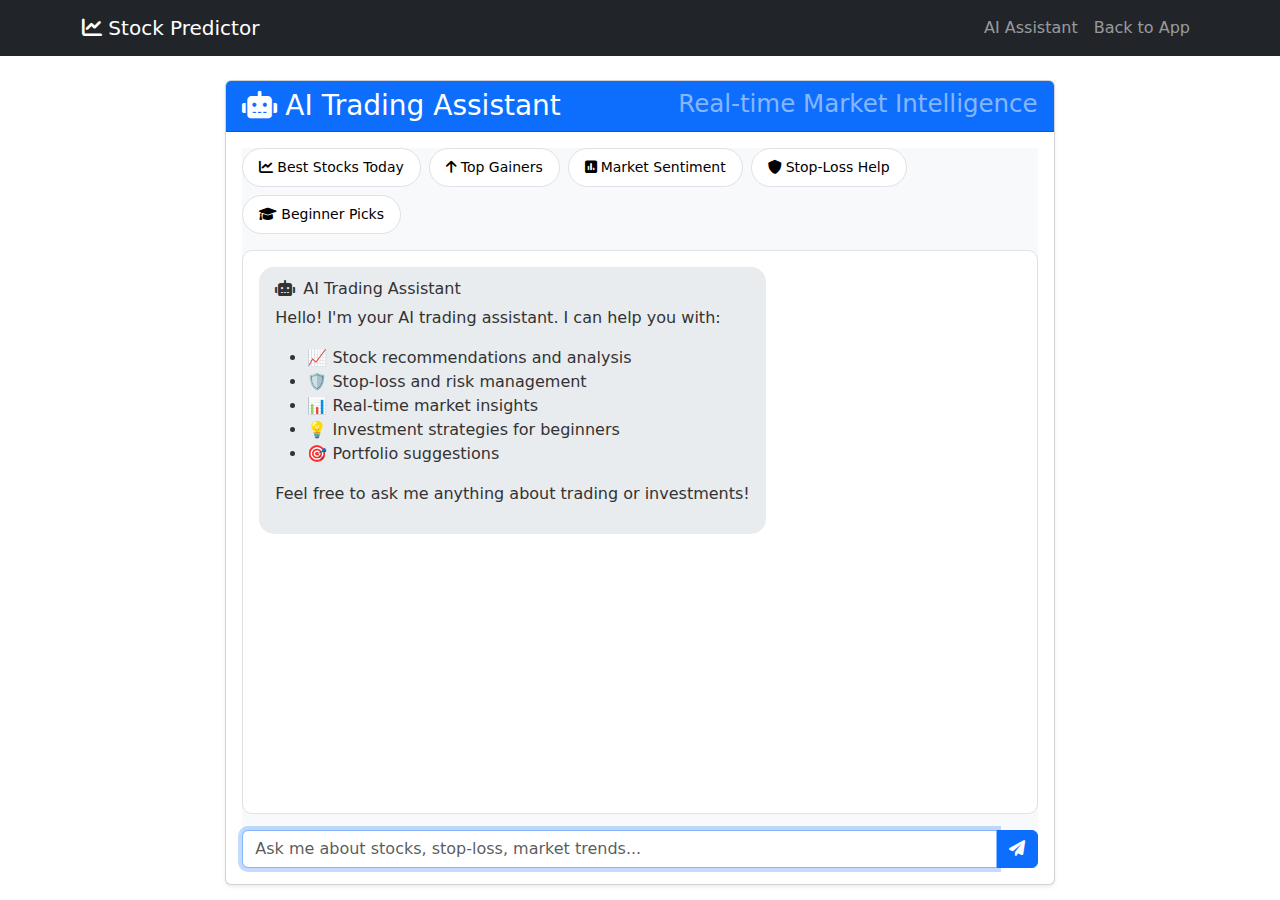
<file: templates/chatbot_interface.html>
<!DOCTYPE html>
<html lang="en">

<head>
    <meta charset="UTF-8">
    <meta name="viewport" content="width=device-width, initial-scale=1.0">
    <title>AI Trading Assistant - Stock Predictor</title>
    <link href="https://cdn.jsdelivr.net/npm/bootstrap@5.3.0/dist/css/bootstrap.min.css" rel="stylesheet">
    <link href="https://cdnjs.cloudflare.com/ajax/libs/font-awesome/6.0.0/css/all.min.css" rel="stylesheet">
    <style>
        .chat-container {
            height: 80vh;
            display: flex;
            flex-direction: column;
            background: #f8f9fa;
        }

        .chat-messages {
            flex: 1;
            overflow-y: auto;
            padding: 1rem;
            background: white;
            border: 1px solid #dee2e6;
            border-radius: 10px;
            margin-bottom: 1rem;
        }

        .message {
            margin-bottom: 1rem;
            animation: fadeIn 0.3s ease-in;
        }

        @keyframes fadeIn {
            from {
                opacity: 0;
                transform: translateY(10px);
            }

            to {
                opacity: 1;
                transform: translateY(0);
            }
        }

        .message.user {
            text-align: right;
        }

        .message.bot {
            text-align: left;
        }

        .message-bubble {
            display: inline-block;
            max-width: 70%;
            padding: 0.75rem 1rem;
            border-radius: 15px;
            word-wrap: break-word;
        }

        .message.user .message-bubble {
            background: linear-gradient(135deg, #667eea 0%, #764ba2 100%);
            color: white;
        }

        .message.bot .message-bubble {
            background: #e9ecef;
            color: #333;
        }

        .typing-indicator {
            display: none;
            text-align: left;
            margin-bottom: 1rem;
        }

        .typing-indicator .message-bubble {
            background: #e9ecef;
            padding: 0.75rem 1rem;
            border-radius: 15px;
        }

        .typing-dots {
            display: inline-flex;
            gap: 4px;
        }

        .typing-dot {
            width: 8px;
            height: 8px;
            border-radius: 50%;
            background: #666;
            animation: typing 1.4s infinite;
        }

        .typing-dot:nth-child(2) {
            animation-delay: 0.2s;
        }

        .typing-dot:nth-child(3) {
            animation-delay: 0.4s;
        }

        @keyframes typing {

            0%,
            60%,
            100% {
                transform: translateY(0);
            }

            30% {
                transform: translateY(-10px);
            }
        }

        .quick-actions {
            display: flex;
            gap: 0.5rem;
            flex-wrap: wrap;
            margin-bottom: 1rem;
        }

        .quick-action-btn {
            padding: 0.5rem 1rem;
            border: 1px solid #dee2e6;
            border-radius: 20px;
            background: white;
            cursor: pointer;
            transition: all 0.3s ease;
            font-size: 0.875rem;
        }

        .quick-action-btn:hover {
            background: #667eea;
            color: white;
            border-color: #667eea;
            transform: translateY(-2px);
        }

        .stock-card {
            background: white;
            border: 1px solid #dee2e6;
            border-radius: 10px;
            padding: 1rem;
            margin: 0.5rem 0;
            cursor: pointer;
            transition: all 0.3s ease;
        }

        .stock-card:hover {
            background: #f8f9fa;
            border-color: #667eea;
            transform: translateY(-2px);
            box-shadow: 0 4px 12px rgba(0, 0, 0, 0.1);
        }

        .stock-info {
            display: flex;
            justify-content: space-between;
            align-items: center;
        }

        .stock-price {
            font-size: 1.25rem;
            font-weight: bold;
            color: #333;
        }

        .stock-change {
            font-size: 0.875rem;
            font-weight: bold;
        }

        .positive {
            color: #28a745;
        }

        .negative {
            color: #dc3545;
        }

        .neutral {
            color: #6c757d;
        }

        .input-group {
            position: relative;
        }

        .voice-btn {
            position: absolute;
            right: 10px;
            top: 50%;
            transform: translateY(-50%);
            background: none;
            border: none;
            color: #667eea;
            cursor: pointer;
            font-size: 1.2rem;
        }

        .voice-btn.recording {
            color: #dc3545;
            animation: pulse 1.5s infinite;
        }

        @keyframes pulse {
            0% {
                transform: translateY(-50%) scale(1);
            }

            50% {
                transform: translateY(-50%) scale(1.1);
            }

            100% {
                transform: translateY(-50%) scale(1);
            }
        }

        .suggestion-chip {
            display: inline-block;
            padding: 0.25rem 0.75rem;
            background: #e3f2fd;
            color: #1976d2;
            border-radius: 15px;
            font-size: 0.875rem;
            margin: 0.25rem;
            cursor: pointer;
            transition: all 0.3s ease;
        }

        .suggestion-chip:hover {
            background: #1976d2;
            color: white;
        }

        .analysis-preview {
            background: #f8f9fa;
            border-left: 4px solid #667eea;
            padding: 1rem;
            margin: 1rem 0;
            border-radius: 5px;
        }

        .risk-badge {
            padding: 0.25rem 0.75rem;
            border-radius: 15px;
            font-size: 0.75rem;
            font-weight: bold;
            text-transform: uppercase;
        }

        .risk-low {
            background: #d4edda;
            color: #155724;
        }

        .risk-medium {
            background: #fff3cd;
            color: #856404;
        }

        .risk-high {
            background: #f8d7da;
            color: #721c24;
        }
    </style>
</head>

<body>
    <nav class="navbar navbar-expand-lg navbar-dark bg-dark">
        <div class="container">
            <a class="navbar-brand" href="/">
                <i class="fas fa-chart-line"></i> Stock Predictor
            </a>
            <div class="navbar-nav ms-auto">
                <a class="nav-link" href="/chatbot">AI Assistant</a>
                <a class="nav-link" href="/">Back to App</a>
            </div>
        </div>
    </nav>

    <div class="container-fluid mt-4">
        <div class="row justify-content-center">
            <div class="col-lg-8">
                <div class="card shadow-sm">
                    <div class="card-header bg-primary text-white">
                        <h3 class="mb-0">
                            <i class="fas fa-robot me-2"></i>AI Trading Assistant
                            <small class="float-end text-white-50">Real-time Market Intelligence</small>
                        </h3>
                    </div>
                    <div class="card-body p-3">
                        <div class="chat-container">
                            <!-- Quick Actions -->
                            <div class="quick-actions">
                                <button class="quick-action-btn"
                                    onclick="sendQuickMessage('What are the best stocks to buy today?')">
                                    <i class="fas fa-chart-line me-1"></i>Best Stocks Today
                                </button>
                                <button class="quick-action-btn" onclick="sendQuickMessage('Show me top gainers')">
                                    <i class="fas fa-arrow-up me-1"></i>Top Gainers
                                </button>
                                <button class="quick-action-btn"
                                    onclick="sendQuickMessage('What is the market sentiment?')" data-bs-toggle="tooltip"
                                    title="Get an overview of the current market mood (Bullish/Bearish)">
                                    <i class="fas fa-poll me-1"></i>Market Sentiment
                                </button>
                                <button class="quick-action-btn"
                                    onclick="sendQuickMessage('Explain stop-loss for RELIANCE')"
                                    data-bs-toggle="tooltip"
                                    title="Learn how to set a stop-loss to protect your capital">
                                    <i class="fas fa-shield-alt me-1"></i>Stop-Loss Help
                                </button>
                                <button class="quick-action-btn"
                                    onclick="sendQuickMessage('Recommend stocks for beginners')"
                                    data-bs-toggle="tooltip"
                                    title="Get safe, stable stock picks suitable for new investors">
                                    <i class="fas fa-graduation-cap me-1"></i>Beginner Picks
                                </button>
                            </div>

                            <!-- Chat Messages -->
                            <div class="chat-messages" id="chatMessages">
                                <div class="message bot">
                                    <div class="message-bubble">
                                        <h6><i class="fas fa-robot me-2"></i>AI Trading Assistant</h6>
                                        <p>Hello! I'm your AI trading assistant. I can help you with:</p>
                                        <ul>
                                            <li>📈 Stock recommendations and analysis</li>
                                            <li>🛡️ Stop-loss and risk management</li>
                                            <li>📊 Real-time market insights</li>
                                            <li>💡 Investment strategies for beginners</li>
                                            <li>🎯 Portfolio suggestions</li>
                                        </ul>
                                        <p>Feel free to ask me anything about trading or investments!</p>
                                    </div>
                                </div>
                            </div>

                            <!-- Typing Indicator -->
                            <div class="typing-indicator" id="typingIndicator">
                                <div class="message-bubble">
                                    <div class="typing-dots">
                                        <div class="typing-dot"></div>
                                        <div class="typing-dot"></div>
                                        <div class="typing-dot"></div>
                                    </div>
                                </div>
                            </div>

                            <!-- Input Area -->
                            <div class="input-group">
                                <input type="text" class="form-control" id="messageInput"
                                    placeholder="Ask me about stocks, stop-loss, market trends..."
                                    onkeypress="handleKeyPress(event)">
                                <button class="voice-btn" id="voiceBtn" onclick="toggleVoiceRecording()">
                                    <i class="fas fa-microphone"></i>
                                </button>
                                <button class="btn btn-primary" onclick="sendMessage()">
                                    <i class="fas fa-paper-plane"></i>
                                </button>
                            </div>
                        </div>
                    </div>
                </div>
            </div>
        </div>
    </div>

    <script src="https://cdn.jsdelivr.net/npm/bootstrap@5.3.0/dist/js/bootstrap.bundle.min.js"></script>
    <script>
        let isRecording = false;
        let recognition = null;

        // Initialize speech recognition if available
        if ('webkitSpeechRecognition' in window || 'SpeechRecognition' in window) {
            const SpeechRecognition = window.SpeechRecognition || window.webkitSpeechRecognition;
            recognition = new SpeechRecognition();
            recognition.continuous = false;
            recognition.interimResults = true;
            recognition.lang = 'en-US';

            recognition.onresult = function (event) {
                const current = event.resultIndex;
                const transcript = event.results[current][0].transcript;
                document.getElementById('messageInput').value = transcript;
            };

            recognition.onerror = function (event) {
                console.error('Speech recognition error:', event.error);
                stopVoiceRecording();
            };

            recognition.onend = function () {
                stopVoiceRecording();
            };
        }

        function toggleVoiceRecording() {
            if (!recognition) {
                alert('Voice recognition is not supported in your browser. Please use Chrome or Edge.');
                return;
            }

            if (isRecording) {
                stopVoiceRecording();
            } else {
                startVoiceRecording();
            }
        }

        function startVoiceRecording() {
            isRecording = true;
            const voiceBtn = document.getElementById('voiceBtn');
            voiceBtn.classList.add('recording');
            voiceBtn.innerHTML = '<i class="fas fa-stop"></i>';
            recognition.start();
        }

        function stopVoiceRecording() {
            isRecording = false;
            const voiceBtn = document.getElementById('voiceBtn');
            voiceBtn.classList.remove('recording');
            voiceBtn.innerHTML = '<i class="fas fa-microphone"></i>';
            if (recognition) {
                recognition.stop();
            }
        }

        function handleKeyPress(event) {
            if (event.key === 'Enter') {
                sendMessage();
            }
        }

        function sendQuickMessage(message) {
            document.getElementById('messageInput').value = message;
            sendMessage();
        }

        function sendMessage() {
            const input = document.getElementById('messageInput');
            const message = input.value.trim();

            if (!message) return;

            // Add user message
            addMessage(message, 'user');
            input.value = '';

            // Show typing indicator
            showTypingIndicator();

            // Send to backend
            fetch('/chatbot_query', {
                method: 'POST',
                headers: {
                    'Content-Type': 'application/json',
                },
                body: JSON.stringify({ message: message })
            })
                .then(response => response.json())
                .then(data => {
                    hideTypingIndicator();
                    addMessage(data.response, 'bot', data.data);
                })
                .catch(error => {
                    hideTypingIndicator();
                    addMessage('Sorry, I encountered an error. Please try again.', 'bot');
                });
        }

        function addMessage(text, sender, additionalData = null) {
            const messagesContainer = document.getElementById('chatMessages');
            const messageDiv = document.createElement('div');
            messageDiv.className = `message ${sender}`;

            let messageContent = `<div class="message-bubble">${text}</div>`;

            if (additionalData && additionalData.stock_recommendations) {
                messageContent += createStockCards(additionalData.stock_recommendations);
            }

            if (additionalData && additionalData.analysis) {
                messageContent += createAnalysisPreview(additionalData.analysis);
            }

            messageDiv.innerHTML = messageContent;
            messagesContainer.appendChild(messageDiv);
            messagesContainer.scrollTop = messagesContainer.scrollHeight;

            // Initialize tooltips for new content
            var tooltipTriggerList = [].slice.call(messageDiv.querySelectorAll('[data-bs-toggle="tooltip"]'));
            var tooltipList = tooltipTriggerList.map(function (tooltipTriggerEl) {
                return new bootstrap.Tooltip(tooltipTriggerEl);
            });
        }

        function createStockCards(stocks) {
            let html = '<div class="mt-3">';
            stocks.forEach(stock => {
                const changeClass = stock.change >= 0 ? 'positive' : 'negative';
                const changeSymbol = stock.change >= 0 ? '+' : '';
                html += `
                    <div class="stock-card" onclick="selectStock('${stock.symbol}')">
                        <div class="stock-info">
                            <div>
                                <strong>${stock.symbol}</strong>
                                <div class="text-muted small">${stock.name}</div>
                            </div>
                            <div class="text-end">
                                <div class="stock-price">₹${stock.price}</div>
                                <div class="stock-change ${changeClass}">${changeSymbol}${stock.change}%</div>
                            </div>
                        </div>
                        <div class="mt-2">
                            <span class="risk-badge risk-${stock.risk.toLowerCase()}" data-bs-toggle="tooltip" title="Risk Level: ${stock.risk}">${stock.risk} Risk</span>
                            <span class="badge bg-info ms-1" data-bs-toggle="tooltip" title="Signal: ${stock.signal}">${stock.signal}</span>
                        </div>
                    </div>
                `;
            });
            html += '</div>';
            return html;
        }

        function createAnalysisPreview(analysis) {
            return `
                <div class="analysis-preview">
                    <h6><i class="fas fa-chart-line me-2"></i>${analysis.symbol} Analysis</h6>
                    <p><strong>Current Price:</strong> ₹${analysis.current_price}</p>
                    <p data-bs-toggle="tooltip" title="Price to sell if stock drops to limit loss"><strong>Stop-Loss:</strong> ₹${analysis.stop_loss}</p>
                    <p data-bs-toggle="tooltip" title="Target price to take profit"><strong>Exit Target:</strong> ₹${analysis.exit_target}</p>
                    <p data-bs-toggle="tooltip" title="Potential Profit vs Potential Loss"><strong>Risk/Reward:</strong> ${analysis.risk_reward_ratio}</p>
                    <div class="mt-2">
                        <button class="btn btn-sm btn-primary" onclick="applyAnalysis('${analysis.symbol}')">
                            <i class="fas fa-plus me-1"></i>Add to Watchlist
                        </button>
                        <button class="btn btn-sm btn-outline-secondary ms-1" onclick="viewDetails('${analysis.symbol}')">
                            <i class="fas fa-info-circle me-1"></i>View Details
                        </button>
                    </div>
                </div>
            `;
        }

        function selectStock(symbol) {
            document.getElementById('messageInput').value = `Tell me more about ${symbol}`;
            sendMessage();
        }

        function applyAnalysis(symbol) {
            document.getElementById('messageInput').value = `Add ${symbol} to my watchlist and set stop-loss`;
            sendMessage();
        }

        function viewDetails(symbol) {
            window.open(`/?stock=${symbol}`, '_blank');
        }

        function showTypingIndicator() {
            document.getElementById('typingIndicator').style.display = 'block';
            const messagesContainer = document.getElementById('chatMessages');
            messagesContainer.scrollTop = messagesContainer.scrollHeight;
        }

        function hideTypingIndicator() {
            document.getElementById('typingIndicator').style.display = 'none';
        }

        // Auto-focus on input
        document.getElementById('messageInput').focus();

        // Initialize tooltips on load
        document.addEventListener('DOMContentLoaded', function () {
            var tooltipTriggerList = [].slice.call(document.querySelectorAll('[data-bs-toggle="tooltip"]'));
            var tooltipList = tooltipTriggerList.map(function (tooltipTriggerEl) {
                return new bootstrap.Tooltip(tooltipTriggerEl);
            });
        });
    </script>
</body>

</html>
</file>
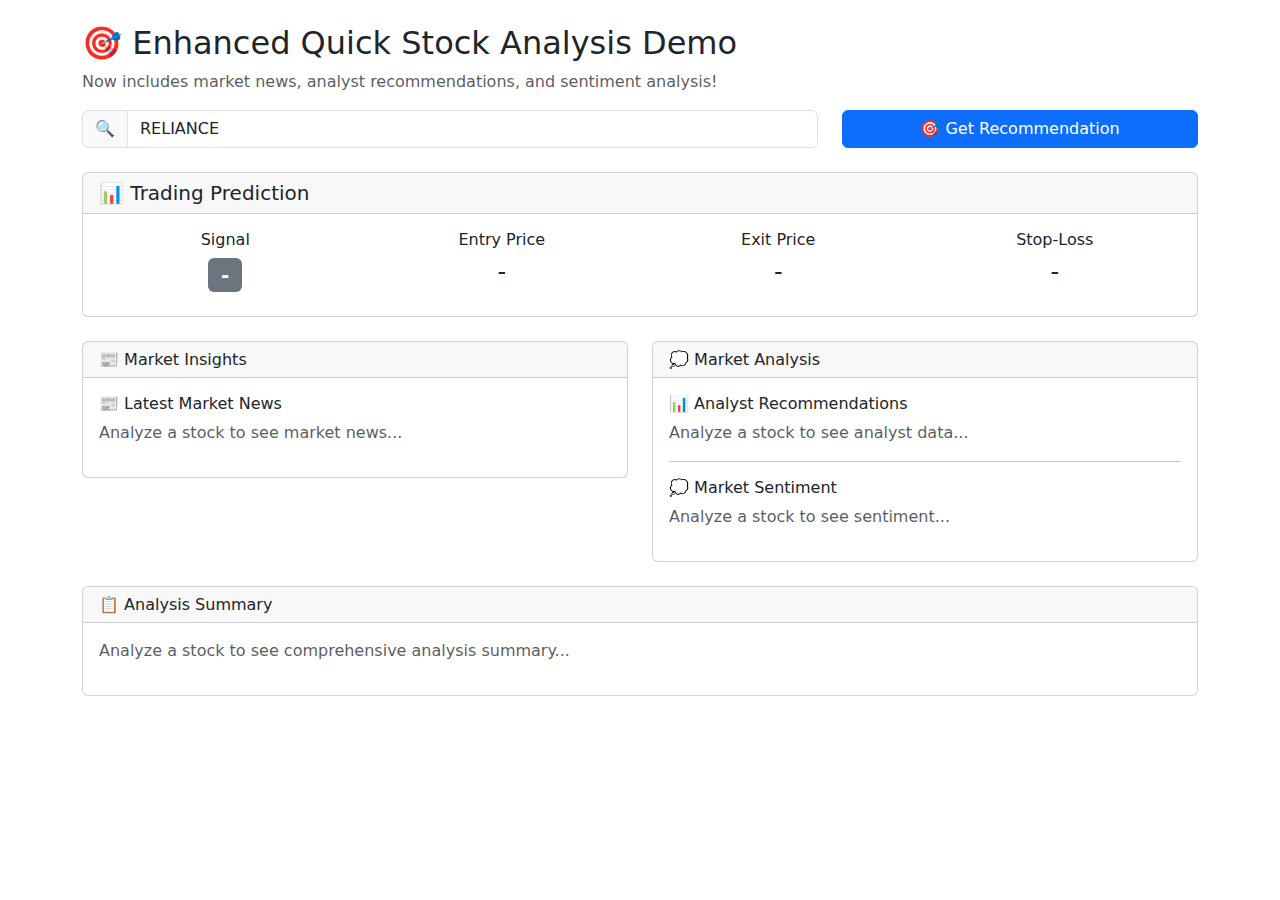
<file: templates/enhanced_demo.html>
<!DOCTYPE html>
<html lang="en">
<head>
    <meta charset="UTF-8">
    <meta name="viewport" content="width=device-width, initial-scale=1.0">
    <title>Enhanced Quick Stock Analysis Demo</title>
    <link href="https://cdn.jsdelivr.net/npm/bootstrap@5.3.2/dist/css/bootstrap.min.css" rel="stylesheet">
</head>
<body>
    <div class="container mt-4">
        <h2>🎯 Enhanced Quick Stock Analysis Demo</h2>
        <p class="text-muted">Now includes market news, analyst recommendations, and sentiment analysis!</p>
        
        <div class="row mb-4">
            <div class="col-md-8">
                <div class="input-group">
                    <span class="input-group-text">🔍</span>
                    <input type="text" id="tickerInput" class="form-control" placeholder="Enter stock name (e.g., RELIANCE, TCS, INFY)" value="RELIANCE">
                </div>
            </div>
            <div class="col-md-4">
                <button class="btn btn-primary w-100" id="fetchBtn">
                    <span>🎯 Get Recommendation</span>
                </button>
            </div>
        </div>
        
        <!-- Trading Prediction -->
        <div class="card mb-4">
            <div class="card-header">
                <h5 class="mb-0">📊 Trading Prediction</h5>
            </div>
            <div class="card-body">
                <div class="row text-center">
                    <div class="col-md-3">
                        <div class="prediction-card">
                            <h6>Signal</h6>
                            <h3 id="signal" class="badge bg-secondary fs-5">-</h3>
                        </div>
                    </div>
                    <div class="col-md-3">
                        <div class="prediction-card">
                            <h6>Entry Price</h6>
                            <h4 id="entryPrice">-</h4>
                        </div>
                    </div>
                    <div class="col-md-3">
                        <div class="prediction-card">
                            <h6>Exit Price</h6>
                            <h4 id="exitPrice">-</h4>
                        </div>
                    </div>
                    <div class="col-md-3">
                        <div class="prediction-card">
                            <h6>Stop-Loss</h6>
                            <h4 id="stopLoss">-</h4>
                        </div>
                    </div>
                </div>
            </div>
        </div>

        <!-- Market Insights -->
        <div class="row mb-4">
            <div class="col-md-6">
                <div class="card">
                    <div class="card-header">
                        <h6 class="mb-0">📰 Market Insights</h6>
                    </div>
                    <div class="card-body">
                        <div id="marketNews">
                            <h6>📰 Latest Market News</h6>
                            <p class="text-muted">Analyze a stock to see market news...</p>
                        </div>
                    </div>
                </div>
            </div>
            <div class="col-md-6">
                <div class="card">
                    <div class="card-header">
                        <h6 class="mb-0">💭 Market Analysis</h6>
                    </div>
                    <div class="card-body">
                        <div id="analystRecommendations">
                            <h6>📊 Analyst Recommendations</h6>
                            <p class="text-muted">Analyze a stock to see analyst data...</p>
                        </div>
                        <hr>
                        <div id="marketSentiment">
                            <h6>💭 Market Sentiment</h6>
                            <p class="text-muted">Analyze a stock to see sentiment...</p>
                        </div>
                    </div>
                </div>
            </div>
        </div>

        <!-- Analysis Summary -->
        <div class="card mb-4">
            <div class="card-header">
                <h6 class="mb-0">📋 Analysis Summary</h6>
            </div>
            <div class="card-body">
                <div id="analysisSummary">
                    <p class="text-muted">Analyze a stock to see comprehensive analysis summary...</p>
                </div>
            </div>
        </div>
        
        <div class="mt-3">
            <div id="results" class="alert alert-info" style="display: none;">
                Results will appear here...
            </div>
        </div>
    </div>

    <script>
        function fetchStockDataForTicker() {
            console.log('🎯 Get Recommendation button clicked!');
            
            let ticker = document.getElementById('tickerInput').value;
            console.log('📝 Ticker input value:', ticker);
            
            if (ticker && ticker.trim() !== '') {
                // Show loading state
                const fetchBtn = document.getElementById('fetchBtn');
                fetchBtn.innerHTML = '<span class="spinner-border spinner-border-sm"></span> Analyzing...';
                fetchBtn.disabled = true;
                
                // Build URL
                let url = '/get_stock_data/' + encodeURIComponent(ticker) + '/Medium';
                console.log('📡 Fetching URL:', url);
                
                fetch(url)
                    .then(response => {
                        console.log('📡 Response status:', response.status);
                        if (!response.ok) {
                            throw new Error('HTTP ' + response.status + ': ' + response.statusText);
                        }
                        return response.json();
                    })
                    .then(response => {
                        console.log('📊 Response data:', response);
                        updatePredictionDisplay(response);
                        
                        // Reset button
                        fetchBtn.innerHTML = '<span>🎯 Get Recommendation</span>';
                        fetchBtn.disabled = false;
                        
                        document.getElementById('results').innerHTML = `✅ Enhanced analysis complete for ${ticker}! Check out the market insights below.`;
                        document.getElementById('results').style.display = 'block';
                    })
                    .catch(error => {
                        console.error('❌ Error details:', error);
                        document.getElementById('results').innerHTML = `❌ Error: ${error.message}`;
                        document.getElementById('results').style.display = 'block';
                        fetchBtn.innerHTML = '<span>🎯 Get Recommendation</span>';
                        fetchBtn.disabled = false;
                    });
            } else {
                console.log('⚠️ No ticker entered or empty ticker');
                document.getElementById('results').innerHTML = '⚠️ Please enter a stock ticker';
                document.getElementById('results').style.display = 'block';
            }
        }

        function updatePredictionDisplay(response) {
            console.log('📊 Updating prediction display with:', response);
            
            // Update signal
            let signalElement = document.getElementById('signal');
            if (signalElement) {
                signalElement.textContent = response.signal || 'N/A';
                signalElement.className = 'badge fs-5';
                if (response.signal === 'Buy') {
                    signalElement.classList.add('bg-success');
                } else if (response.signal === 'Sell') {
                    signalElement.classList.add('bg-danger');
                } else {
                    signalElement.classList.add('bg-warning');
                }
                console.log('✅ Signal updated:', response.signal);
            }
            
            // Update prices
            document.getElementById('entryPrice').textContent = response.entry_price || 'N/A';
            document.getElementById('exitPrice').textContent = response.exit_price || 'N/A';
            document.getElementById('stopLoss').textContent = response.stop_loss || 'N/A';
            
            // Update market insights
            updateMarketInsights(response);
        }

        function updateMarketInsights(response) {
            console.log('📰 Updating market insights...');
            
            // Update analyst recommendations
            if (response.analyst_recommendations) {
                updateAnalystRecommendations(response.analyst_recommendations);
            }
            
            // Update market news
            if (response.market_news) {
                updateMarketNews(response.market_news);
            }
            
            // Update market sentiment
            if (response.market_sentiment) {
                updateMarketSentiment(response.market_sentiment);
            }
            
            // Update analysis summary
            if (response.analysis_summary) {
                updateAnalysisSummary(response.analysis_summary);
            }
        }

        function updateAnalystRecommendations(recommendations) {
            const container = document.getElementById('analystRecommendations');
            if (!container) return;
            
            const total = recommendations.total_analysts || 0;
            const strongBuy = recommendations.strong_buy || 0;
            const buy = recommendations.buy || 0;
            const hold = recommendations.hold || 0;
            const sell = recommendations.sell || 0;
            
            let html = `
                <h6>📊 Analyst Recommendations (${total} analysts)</h6>
                <div class="row mb-2">
                    <div class="col-6">
                        <div class="progress mb-1" style="height: 20px;">
                            <div class="progress-bar bg-success" style="width: ${total > 0 ? (strongBuy/total)*100 : 0}%">Strong Buy: ${strongBuy}</div>
                        </div>
                        <div class="progress mb-1" style="height: 20px;">
                            <div class="progress-bar bg-info" style="width: ${total > 0 ? (buy/total)*100 : 0}%">Buy: ${buy}</div>
                        </div>
                    </div>
                    <div class="col-6">
                        <div class="progress mb-1" style="height: 20px;">
                            <div class="progress-bar bg-warning" style="width: ${total > 0 ? (hold/total)*100 : 0}%">Hold: ${hold}</div>
                        </div>
                        <div class="progress mb-1">
                            <div class="progress-bar bg-danger" style="width: ${total > 0 ? (sell/total)*100 : 0}%">Sell: ${sell}</div>
                        </div>
                    </div>
                </div>
                <small class="text-muted">Source: ${recommendations.source || 'Technical Analysis'}</small>
            `;
            
            container.innerHTML = html;
        }

        function updateMarketNews(news) {
            const container = document.getElementById('marketNews');
            if (!container) return;
            
            if (!news || news.length === 0) {
                container.innerHTML = '<h6>📰 Latest Market News</h6><p class="text-muted">No recent news available.</p>';
                return;
            }
            
            let html = '<h6>📰 Latest Market News</h6>';
            news.forEach(article => {
                const publishDate = article.time_published ? new Date(article.time_published).toLocaleDateString() : 'Recent';
                html += `
                    <div class="mb-2 p-2 border rounded">
                        <small class="text-muted">${publishDate} - ${article.source}</small>
                        <h6 class="mb-1"><a href="${article.url}" target="_blank">${article.title}</a></h6>
                        <p class="mb-0 small">${article.summary ? article.summary.substring(0, 150) + '...' : ''}</p>
                    </div>
                `;
            });
            
            container.innerHTML = html;
        }

        function updateMarketSentiment(sentiment) {
            const container = document.getElementById('marketSentiment');
            if (!container) return;
            
            const sentimentClass = sentiment.sentiment === 'POSITIVE' ? 'text-success' : 
                                  sentiment.sentiment === 'NEGATIVE' ? 'text-danger' : 'text-warning';
            
            const html = `
                <h6>💭 Market Sentiment</h6>
                <div class="alert alert-secondary">
                    <span class="badge ${sentimentClass}">${sentiment.sentiment}</span>
                    <p class="mb-0 mt-2">${sentiment.summary}</p>
                </div>
            `;
            
            container.innerHTML = html;
        }

        function updateAnalysisSummary(summary) {
            const container = document.getElementById('analysisSummary');
            if (!container) return;
            
            const html = `
                <h6>📋 Analysis Summary</h6>
                <div class="alert alert-info">
                    <p class="mb-0">${summary}</p>
                </div>
            `;
            
            container.innerHTML = html;
        }

        // Setup event listener
        document.addEventListener('DOMContentLoaded', function() {
            console.log('🚀 Enhanced demo page loaded');
            document.getElementById('fetchBtn').addEventListener('click', fetchStockDataForTicker);
        });
    </script>
</body>
</html>
</file>
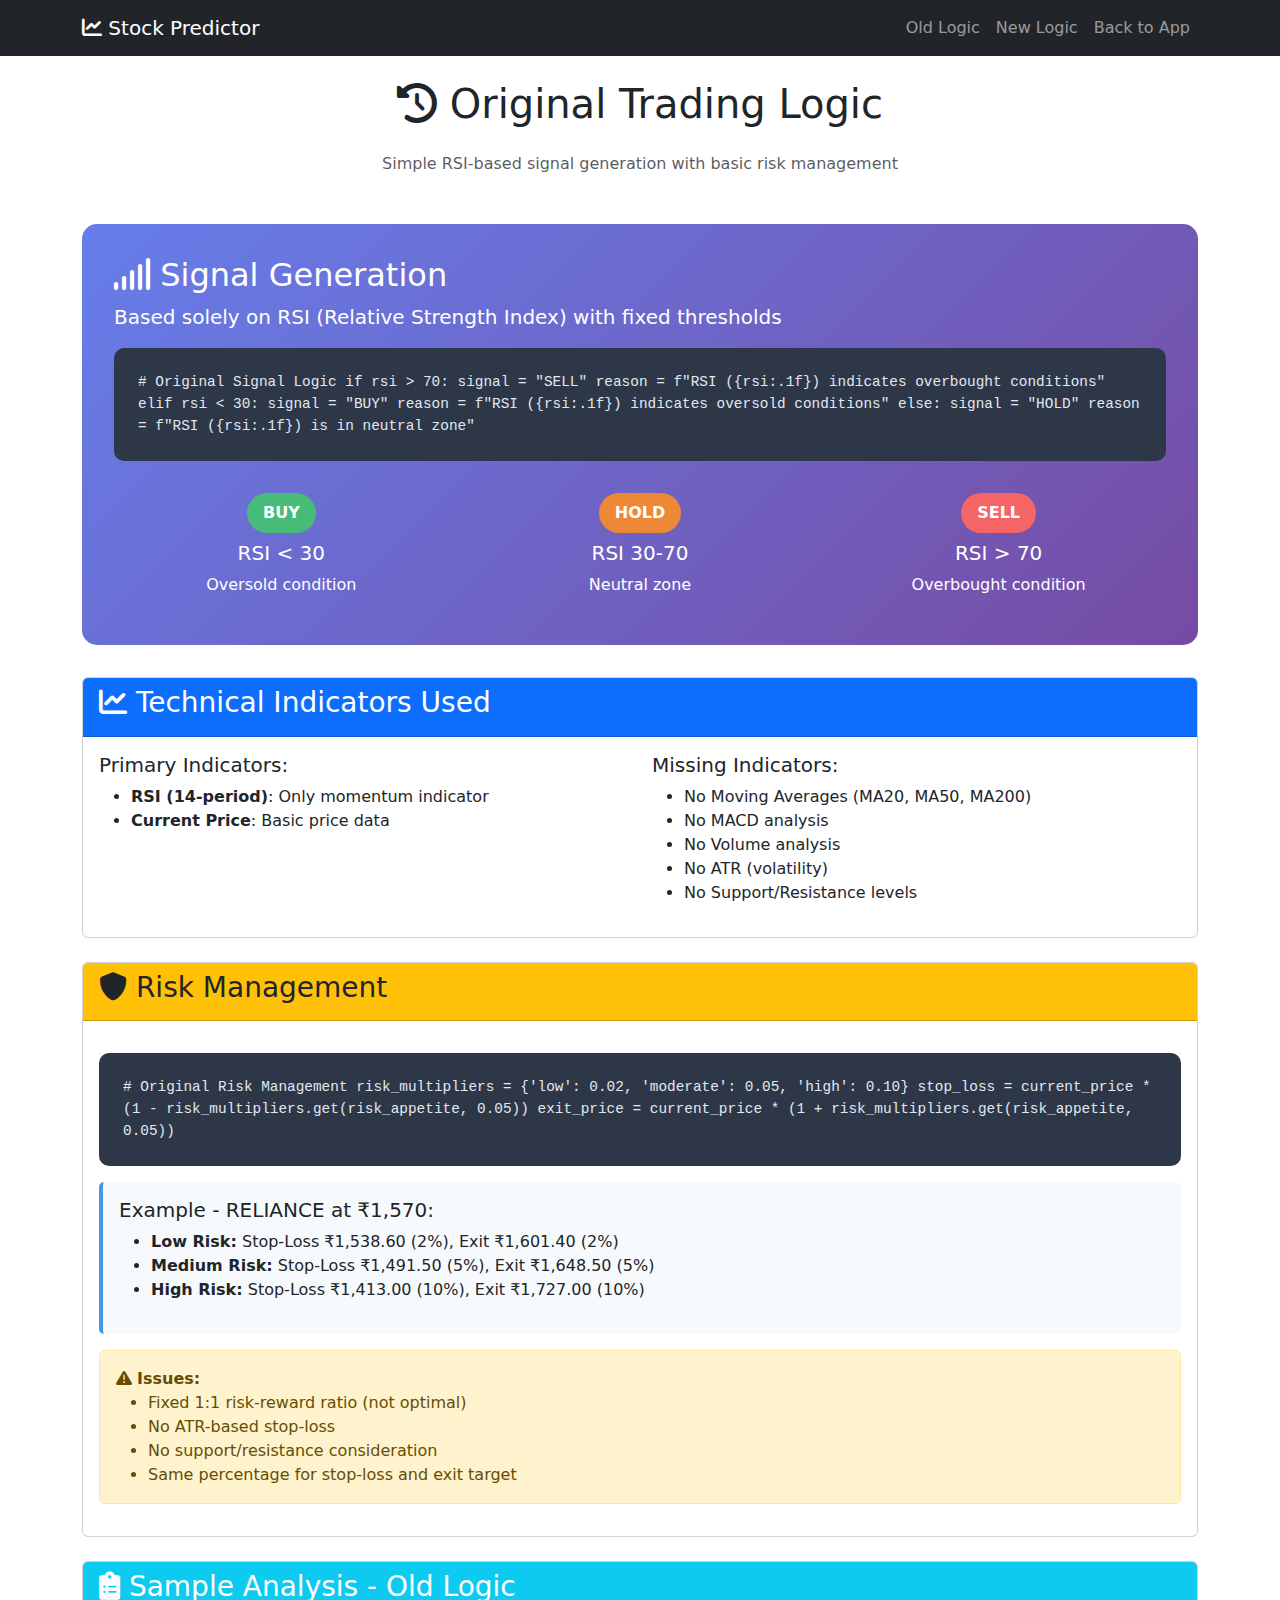
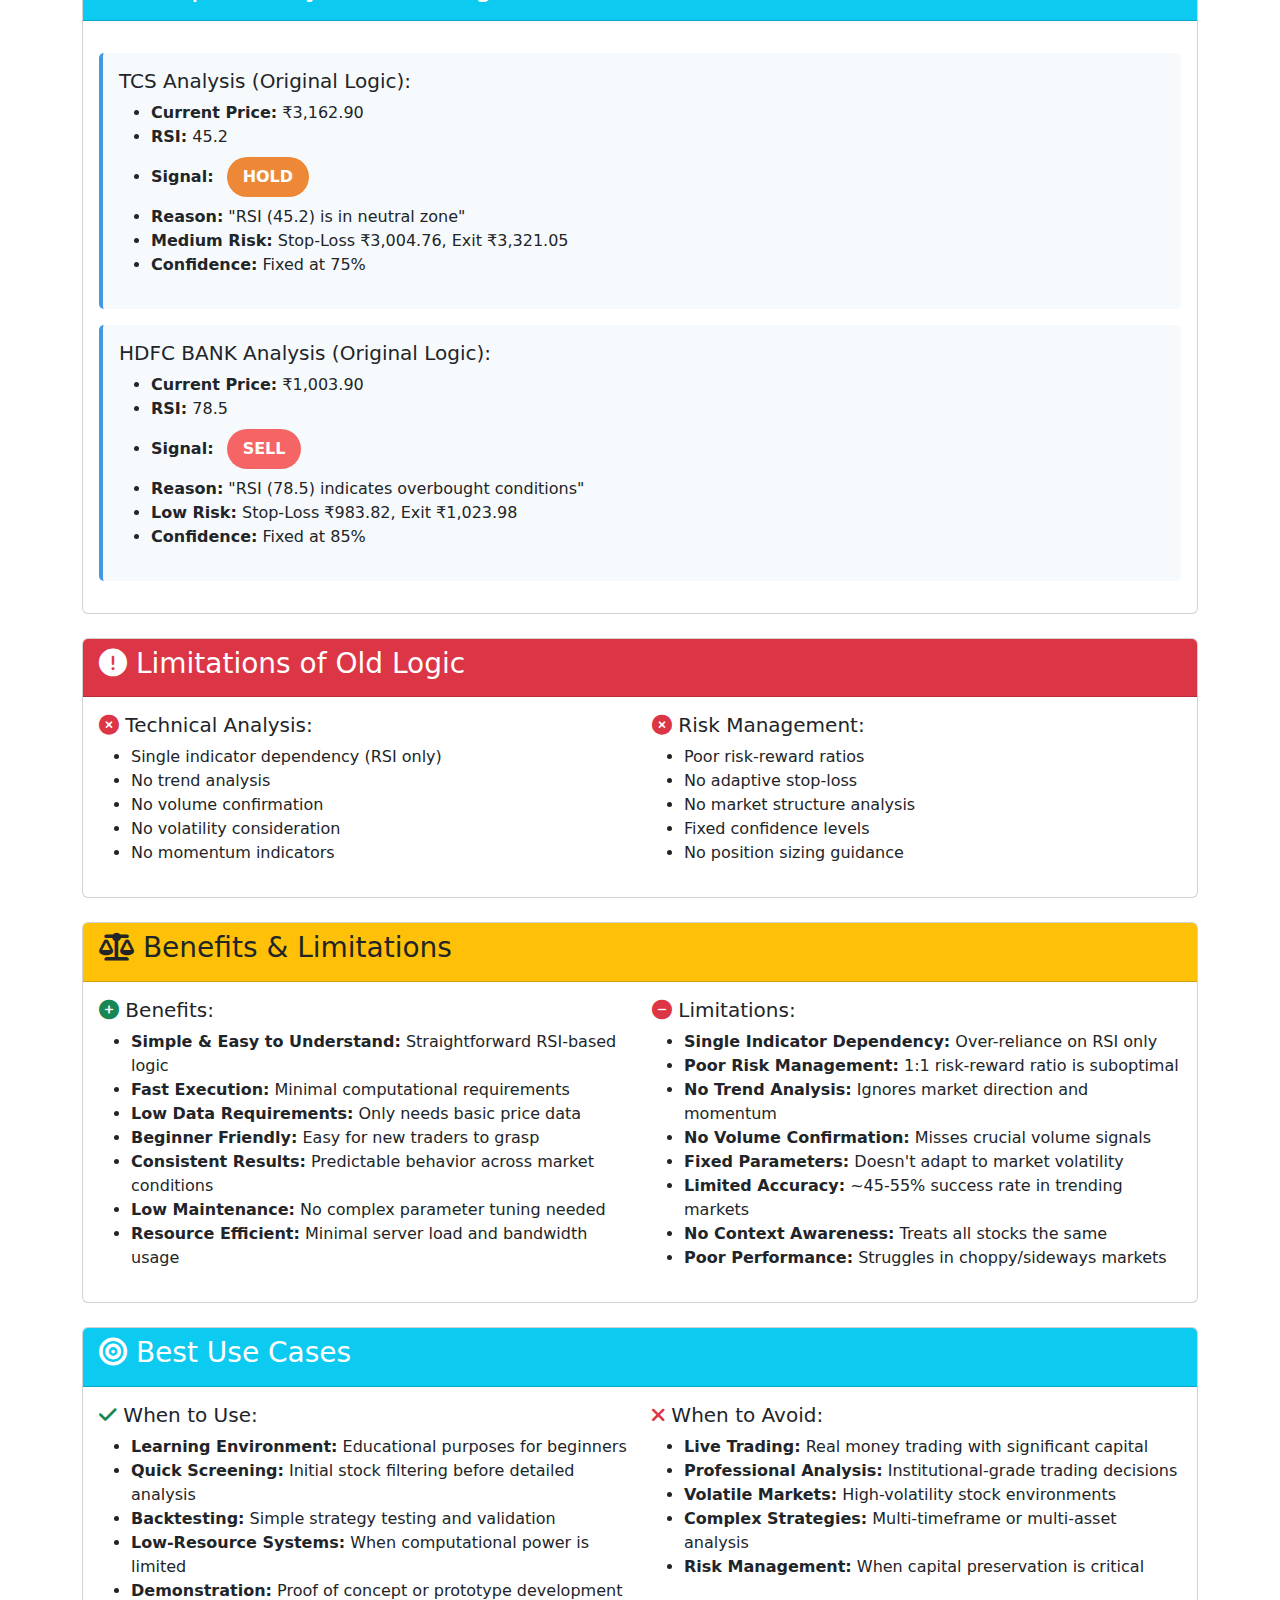
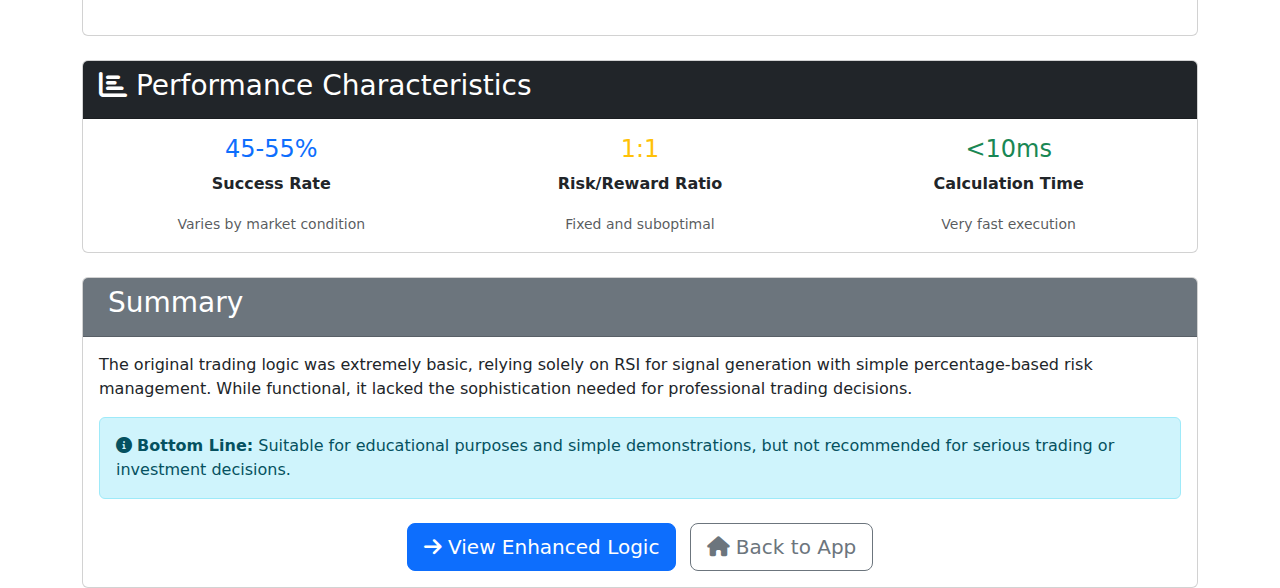
<file: templates/old_trading_logic.html>
<!DOCTYPE html>
<html lang="en">
<head>
    <meta charset="UTF-8">
    <meta name="viewport" content="width=device-width, initial-scale=1.0">
    <title>Old Trading Logic - Stock Predictor</title>
    <link href="https://cdn.jsdelivr.net/npm/bootstrap@5.3.0/dist/css/bootstrap.min.css" rel="stylesheet">
    <link href="https://cdnjs.cloudflare.com/ajax/libs/font-awesome/6.0.0/css/all.min.css" rel="stylesheet">
    <style>
        .logic-section {
            background: linear-gradient(135deg, #667eea 0%, #764ba2 100%);
            color: white;
            border-radius: 15px;
            padding: 2rem;
            margin: 2rem 0;
        }
        .code-block {
            background: #2d3748;
            color: #e2e8f0;
            border-radius: 10px;
            padding: 1.5rem;
            margin: 1rem 0;
            font-family: 'Courier New', monospace;
            font-size: 0.9rem;
        }
        .example-box {
            background: #f7fafc;
            border-left: 4px solid #4299e1;
            padding: 1rem;
            margin: 1rem 0;
            border-radius: 5px;
        }
        .signal-old {
            padding: 0.5rem 1rem;
            border-radius: 20px;
            font-weight: bold;
            display: inline-block;
            margin: 0.5rem;
        }
        .buy-old { background: #48bb78; color: white; }
        .sell-old { background: #f56565; color: white; }
        .hold-old { background: #ed8936; color: white; }
    </style>
</head>
<body>
    <nav class="navbar navbar-expand-lg navbar-dark bg-dark">
        <div class="container">
            <a class="navbar-brand" href="/">
                <i class="fas fa-chart-line"></i> Stock Predictor
            </a>
            <div class="navbar-nav ms-auto">
                <a class="nav-link" href="/old_trading_logic">Old Logic</a>
                <a class="nav-link" href="/new_trading_logic">New Logic</a>
                <a class="nav-link" href="/">Back to App</a>
            </div>
        </div>
    </nav>

    <div class="container mt-4">
        <div class="row">
            <div class="col-12">
                <h1 class="text-center mb-4">
                    <i class="fas fa-history"></i> Original Trading Logic
                </h1>
                <p class="text-center text-muted">Simple RSI-based signal generation with basic risk management</p>
            </div>
        </div>

        <!-- Signal Generation Logic -->
        <div class="logic-section">
            <h2><i class="fas fa-signal"></i> Signal Generation</h2>
            <p class="lead">Based solely on RSI (Relative Strength Index) with fixed thresholds</p>
            
            <div class="code-block">
# Original Signal Logic
if rsi > 70:
    signal = "SELL"
    reason = f"RSI ({rsi:.1f}) indicates overbought conditions"
elif rsi < 30:
    signal = "BUY"
    reason = f"RSI ({rsi:.1f}) indicates oversold conditions"
else:
    signal = "HOLD"
    reason = f"RSI ({rsi:.1f}) is in neutral zone"
            </div>

            <div class="row mt-4">
                <div class="col-md-4">
                    <div class="text-center">
                        <span class="signal-old buy-old">BUY</span>
                        <h5>RSI &lt; 30</h5>
                        <p>Oversold condition</p>
                    </div>
                </div>
                <div class="col-md-4">
                    <div class="text-center">
                        <span class="signal-old hold-old">HOLD</span>
                        <h5>RSI 30-70</h5>
                        <p>Neutral zone</p>
                    </div>
                </div>
                <div class="col-md-4">
                    <div class="text-center">
                        <span class="signal-old sell-old">SELL</span>
                        <h5>RSI &gt; 70</h5>
                        <p>Overbought condition</p>
                    </div>
                </div>
            </div>
        </div>

        <!-- Technical Indicators -->
        <div class="card mb-4">
            <div class="card-header bg-primary text-white">
                <h3><i class="fas fa-chart-line"></i> Technical Indicators Used</h3>
            </div>
            <div class="card-body">
                <div class="row">
                    <div class="col-md-6">
                        <h5>Primary Indicators:</h5>
                        <ul>
                            <li><strong>RSI (14-period)</strong>: Only momentum indicator</li>
                            <li><strong>Current Price</strong>: Basic price data</li>
                        </ul>
                    </div>
                    <div class="col-md-6">
                        <h5>Missing Indicators:</h5>
                        <ul>
                            <li>No Moving Averages (MA20, MA50, MA200)</li>
                            <li>No MACD analysis</li>
                            <li>No Volume analysis</li>
                            <li>No ATR (volatility)</li>
                            <li>No Support/Resistance levels</li>
                        </ul>
                    </div>
                </div>
            </div>
        </div>

        <!-- Risk Management -->
        <div class="card mb-4">
            <div class="card-header bg-warning text-dark">
                <h3><i class="fas fa-shield-alt"></i> Risk Management</h3>
            </div>
            <div class="card-body">
                <div class="code-block">
# Original Risk Management
risk_multipliers = {'low': 0.02, 'moderate': 0.05, 'high': 0.10}
stop_loss = current_price * (1 - risk_multipliers.get(risk_appetite, 0.05))
exit_price = current_price * (1 + risk_multipliers.get(risk_appetite, 0.05))
                </div>
                
                <div class="example-box">
                    <h5>Example - RELIANCE at ₹1,570:</h5>
                    <ul>
                        <li><strong>Low Risk:</strong> Stop-Loss ₹1,538.60 (2%), Exit ₹1,601.40 (2%)</li>
                        <li><strong>Medium Risk:</strong> Stop-Loss ₹1,491.50 (5%), Exit ₹1,648.50 (5%)</li>
                        <li><strong>High Risk:</strong> Stop-Loss ₹1,413.00 (10%), Exit ₹1,727.00 (10%)</li>
                    </ul>
                </div>
                
                <div class="alert alert-warning">
                    <i class="fas fa-exclamation-triangle"></i> <strong>Issues:</strong>
                    <ul class="mb-0">
                        <li>Fixed 1:1 risk-reward ratio (not optimal)</li>
                        <li>No ATR-based stop-loss</li>
                        <li>No support/resistance consideration</li>
                        <li>Same percentage for stop-loss and exit target</li>
                    </ul>
                </div>
            </div>
        </div>

        <!-- Sample Analysis -->
        <div class="card mb-4">
            <div class="card-header bg-info text-white">
                <h3><i class="fas fa-clipboard-list"></i> Sample Analysis - Old Logic</h3>
            </div>
            <div class="card-body">
                <div class="example-box">
                    <h5>TCS Analysis (Original Logic):</h5>
                    <ul>
                        <li><strong>Current Price:</strong> ₹3,162.90</li>
                        <li><strong>RSI:</strong> 45.2</li>
                        <li><strong>Signal:</strong> <span class="signal-old hold-old">HOLD</span></li>
                        <li><strong>Reason:</strong> "RSI (45.2) is in neutral zone"</li>
                        <li><strong>Medium Risk:</strong> Stop-Loss ₹3,004.76, Exit ₹3,321.05</li>
                        <li><strong>Confidence:</strong> Fixed at 75%</li>
                    </ul>
                </div>

                <div class="example-box">
                    <h5>HDFC BANK Analysis (Original Logic):</h5>
                    <ul>
                        <li><strong>Current Price:</strong> ₹1,003.90</li>
                        <li><strong>RSI:</strong> 78.5</li>
                        <li><strong>Signal:</strong> <span class="signal-old sell-old">SELL</span></li>
                        <li><strong>Reason:</strong> "RSI (78.5) indicates overbought conditions"</li>
                        <li><strong>Low Risk:</strong> Stop-Loss ₹983.82, Exit ₹1,023.98</li>
                        <li><strong>Confidence:</strong> Fixed at 85%</li>
                    </ul>
                </div>
            </div>
        </div>

        <!-- Limitations -->
        <div class="card mb-4">
            <div class="card-header bg-danger text-white">
                <h3><i class="fas fa-exclamation-circle"></i> Limitations of Old Logic</h3>
            </div>
            <div class="card-body">
                <div class="row">
                    <div class="col-md-6">
                        <h5><i class="fas fa-times-circle text-danger"></i> Technical Analysis:</h5>
                        <ul>
                            <li>Single indicator dependency (RSI only)</li>
                            <li>No trend analysis</li>
                            <li>No volume confirmation</li>
                            <li>No volatility consideration</li>
                            <li>No momentum indicators</li>
                        </ul>
                    </div>
                    <div class="col-md-6">
                        <h5><i class="fas fa-times-circle text-danger"></i> Risk Management:</h5>
                        <ul>
                            <li>Poor risk-reward ratios</li>
                            <li>No adaptive stop-loss</li>
                            <li>No market structure analysis</li>
                            <li>Fixed confidence levels</li>
                            <li>No position sizing guidance</li>
                        </ul>
                    </div>
                </div>
            </div>
        </div>

        <!-- Benefits & Cons -->
        <div class="card mb-4">
            <div class="card-header bg-warning text-dark">
                <h3><i class="fas fa-balance-scale"></i> Benefits & Limitations</h3>
            </div>
            <div class="card-body">
                <div class="row">
                    <div class="col-md-6">
                        <h5><i class="fas fa-plus-circle text-success"></i> Benefits:</h5>
                        <ul>
                            <li><strong>Simple & Easy to Understand:</strong> Straightforward RSI-based logic</li>
                            <li><strong>Fast Execution:</strong> Minimal computational requirements</li>
                            <li><strong>Low Data Requirements:</strong> Only needs basic price data</li>
                            <li><strong>Beginner Friendly:</strong> Easy for new traders to grasp</li>
                            <li><strong>Consistent Results:</strong> Predictable behavior across market conditions</li>
                            <li><strong>Low Maintenance:</strong> No complex parameter tuning needed</li>
                            <li><strong>Resource Efficient:</strong> Minimal server load and bandwidth usage</li>
                        </ul>
                    </div>
                    <div class="col-md-6">
                        <h5><i class="fas fa-minus-circle text-danger"></i> Limitations:</h5>
                        <ul>
                            <li><strong>Single Indicator Dependency:</strong> Over-reliance on RSI only</li>
                            <li><strong>Poor Risk Management:</strong> 1:1 risk-reward ratio is suboptimal</li>
                            <li><strong>No Trend Analysis:</strong> Ignores market direction and momentum</li>
                            <li><strong>No Volume Confirmation:</strong> Misses crucial volume signals</li>
                            <li><strong>Fixed Parameters:</strong> Doesn't adapt to market volatility</li>
                            <li><strong>Limited Accuracy:</strong> ~45-55% success rate in trending markets</li>
                            <li><strong>No Context Awareness:</strong> Treats all stocks the same</li>
                            <li><strong>Poor Performance:</strong> Struggles in choppy/sideways markets</li>
                        </ul>
                    </div>
                </div>
            </div>
        </div>

        <!-- Use Cases -->
        <div class="card mb-4">
            <div class="card-header bg-info text-white">
                <h3><i class="fas fa-bullseye"></i> Best Use Cases</h3>
            </div>
            <div class="card-body">
                <div class="row">
                    <div class="col-md-6">
                        <h5><i class="fas fa-check text-success"></i> When to Use:</h5>
                        <ul>
                            <li><strong>Learning Environment:</strong> Educational purposes for beginners</li>
                            <li><strong>Quick Screening:</strong> Initial stock filtering before detailed analysis</li>
                            <li><strong>Backtesting:</strong> Simple strategy testing and validation</li>
                            <li><strong>Low-Resource Systems:</strong> When computational power is limited</li>
                            <li><strong>Demonstration:</strong> Proof of concept or prototype development</li>
                        </ul>
                    </div>
                    <div class="col-md-6">
                        <h5><i class="fas fa-times text-danger"></i> When to Avoid:</h5>
                        <ul>
                            <li><strong>Live Trading:</strong> Real money trading with significant capital</li>
                            <li><strong>Professional Analysis:</strong> Institutional-grade trading decisions</li>
                            <li><strong>Volatile Markets:</strong> High-volatility stock environments</li>
                            <li><strong>Complex Strategies:</strong> Multi-timeframe or multi-asset analysis</li>
                            <li><strong>Risk Management:</strong> When capital preservation is critical</li>
                        </ul>
                    </div>
                </div>
            </div>
        </div>

        <!-- Performance Metrics -->
        <div class="card mb-4">
            <div class="card-header bg-dark text-white">
                <h3><i class="fas fa-chart-bar"></i> Performance Characteristics</h3>
            </div>
            <div class="card-body">
                <div class="row">
                    <div class="col-md-4">
                        <div class="text-center">
                            <h4 class="text-primary">45-55%</h4>
                            <p><strong>Success Rate</strong></p>
                            <small class="text-muted">Varies by market condition</small>
                        </div>
                    </div>
                    <div class="col-md-4">
                        <div class="text-center">
                            <h4 class="text-warning">1:1</h4>
                            <p><strong>Risk/Reward Ratio</strong></p>
                            <small class="text-muted">Fixed and suboptimal</small>
                        </div>
                    </div>
                    <div class="col-md-4">
                        <div class="text-center">
                            <h4 class="text-success">&lt;10ms</h4>
                            <p><strong>Calculation Time</strong></p>
                            <small class="text-muted">Very fast execution</small>
                        </div>
                    </div>
                </div>
            </div>
        </div>

        <!-- Summary -->
        <div class="card">
            <div class="card-header bg-secondary text-white">
                <h3><i class="fas fa-summary"></i> Summary</h3>
            </div>
            <div class="card-body">
                <p>The original trading logic was extremely basic, relying solely on RSI for signal generation with simple percentage-based risk management. While functional, it lacked the sophistication needed for professional trading decisions.</p>
                
                <div class="alert alert-info">
                    <i class="fas fa-info-circle"></i> <strong>Bottom Line:</strong> Suitable for educational purposes and simple demonstrations, but not recommended for serious trading or investment decisions.
                </div>
                
                <div class="text-center mt-4">
                    <a href="/new_trading_logic" class="btn btn-primary btn-lg">
                        <i class="fas fa-arrow-right"></i> View Enhanced Logic
                    </a>
                    <a href="/" class="btn btn-outline-secondary btn-lg ms-2">
                        <i class="fas fa-home"></i> Back to App
                    </a>
                </div>
            </div>
        </div>
    </div>

    <script src="https://cdn.jsdelivr.net/npm/bootstrap@5.3.0/dist/js/bootstrap.bundle.min.js"></script>
</body>
</html>
</file>
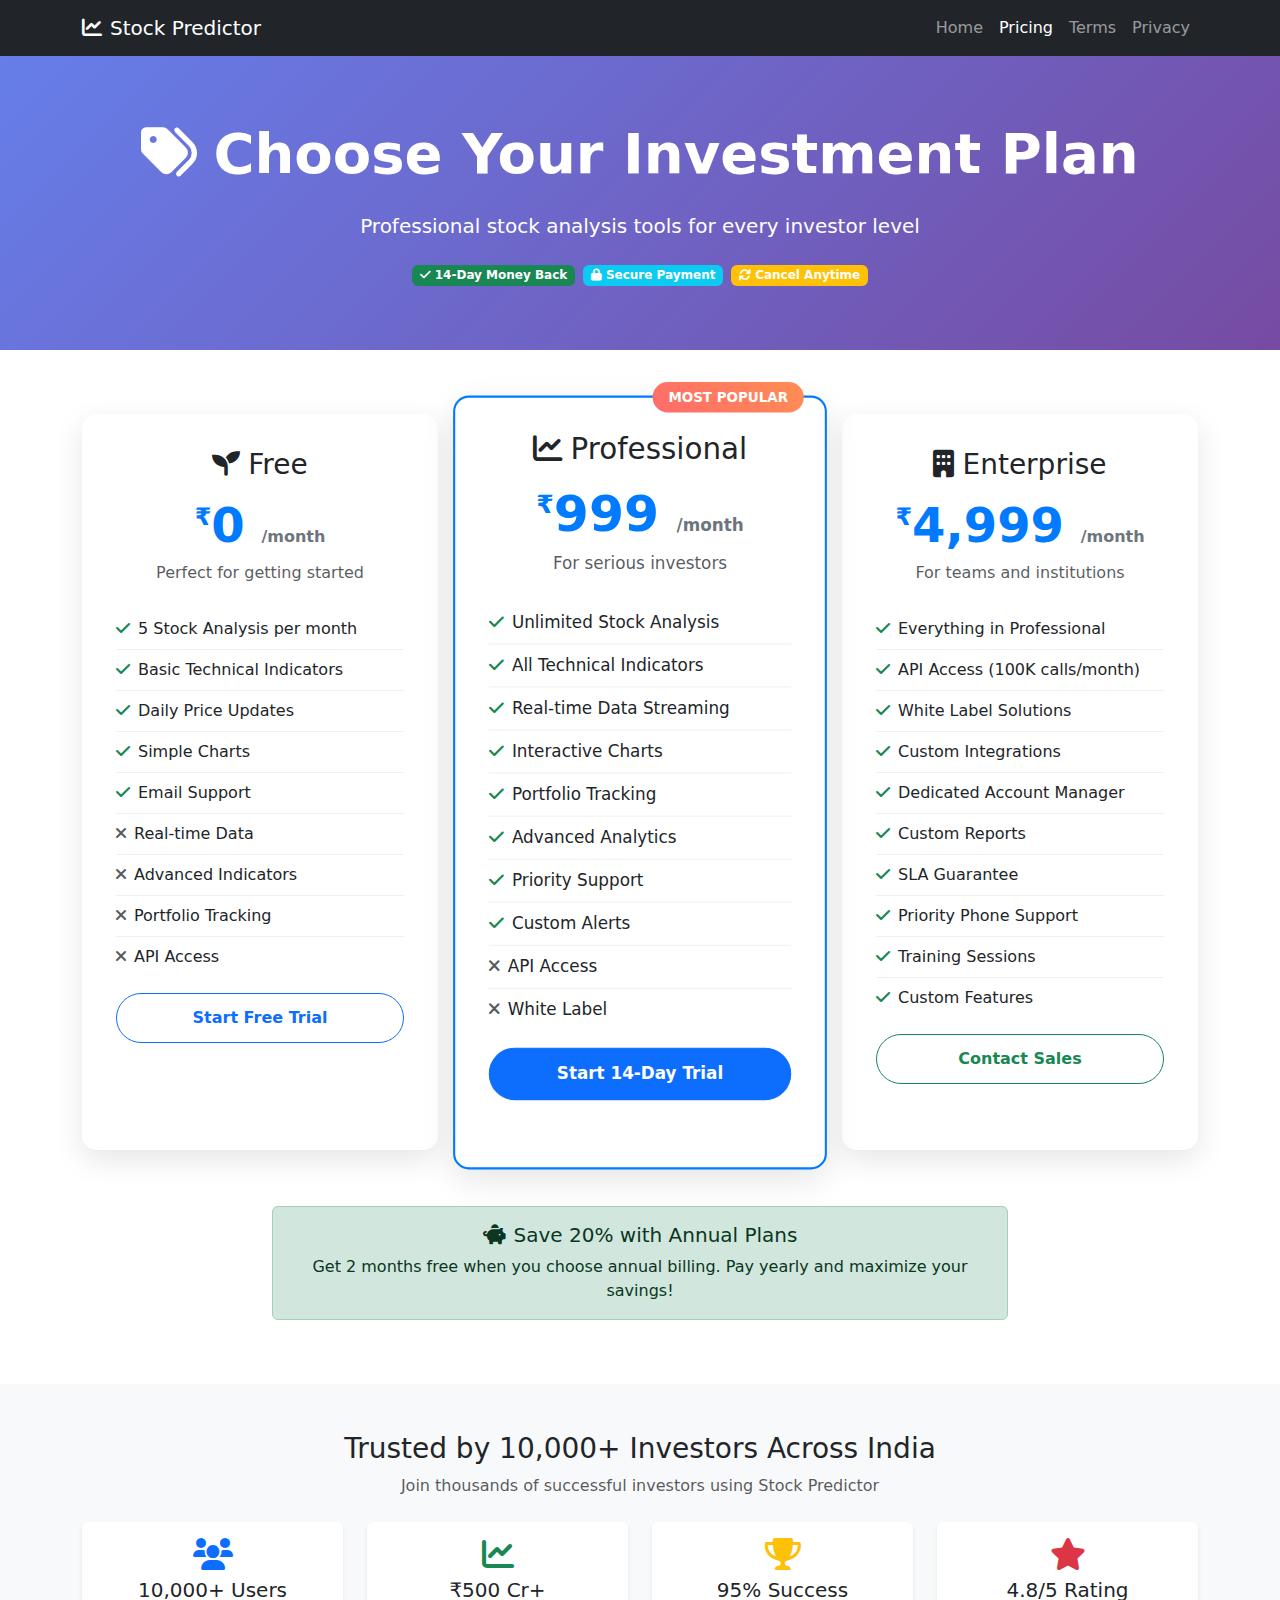
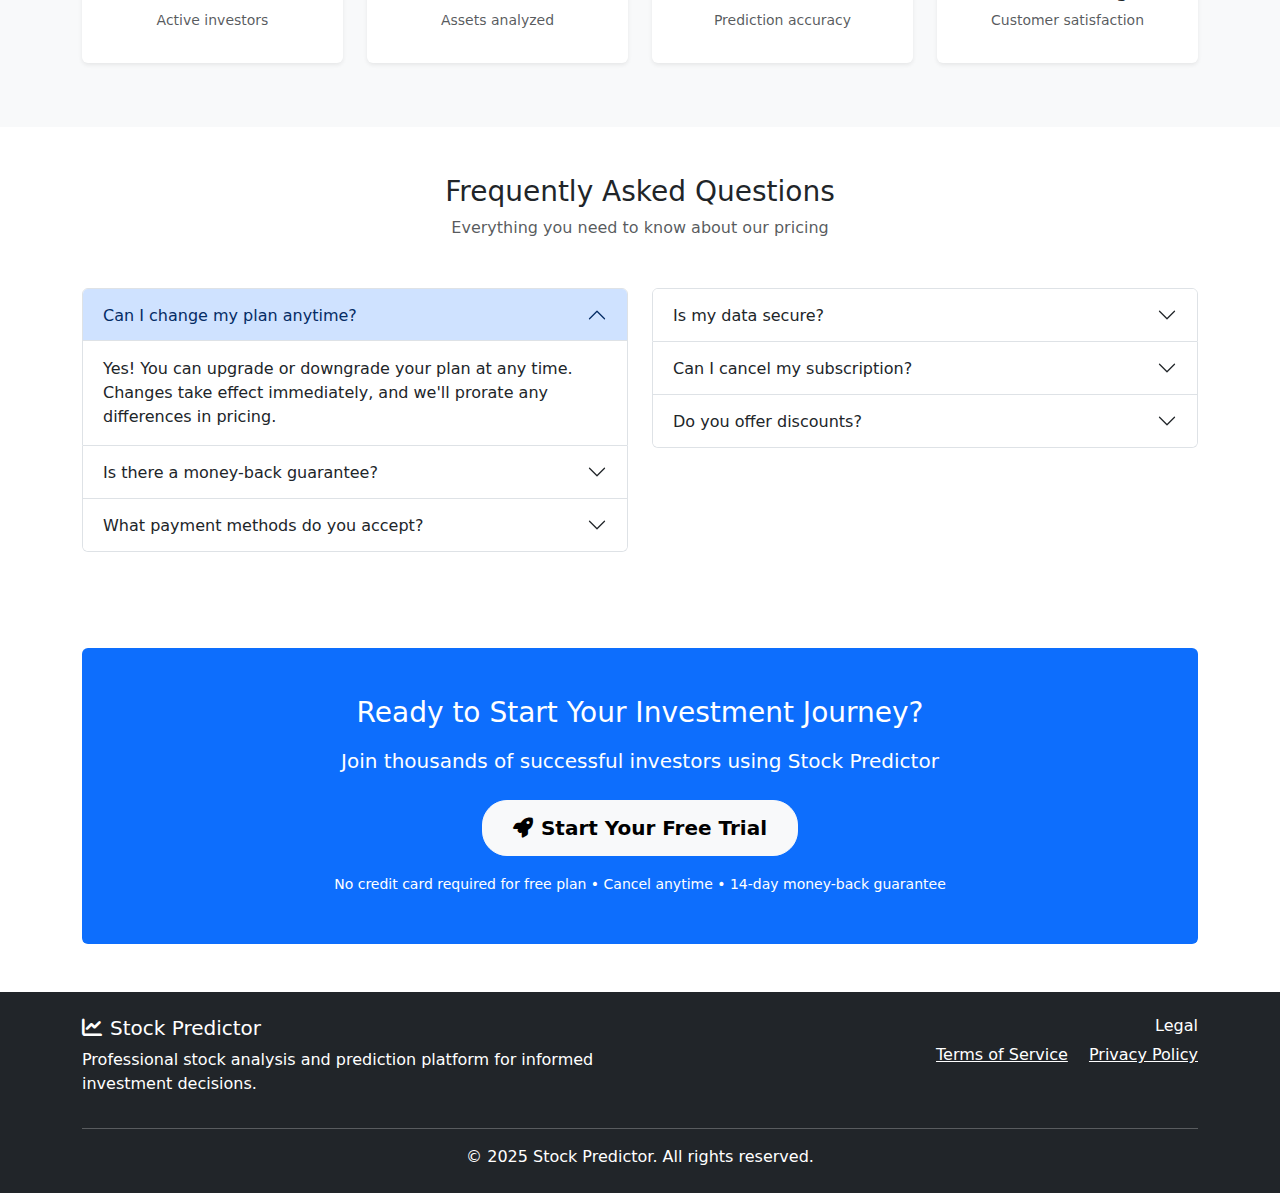
<file: templates/pricing.html>
<!DOCTYPE html>
<html lang="en">
<head>
    <meta charset="UTF-8">
    <meta name="viewport" content="width=device-width, initial-scale=1.0">
    <title>Pricing Plans - Stock Predictor</title>
    <link href="https://cdn.jsdelivr.net/npm/bootstrap@5.3.2/dist/css/bootstrap.min.css" rel="stylesheet">
    <link rel="stylesheet" href="https://cdnjs.cloudflare.com/ajax/libs/font-awesome/6.0.0/css/all.min.css">
    <style>
        .pricing-header {
            background: linear-gradient(135deg, #667eea 0%, #764ba2 100%);
            color: white;
            padding: 4rem 0;
        }
        .pricing-card {
            background: white;
            border-radius: 15px;
            box-shadow: 0 10px 30px rgba(0,0,0,0.1);
            padding: 2rem;
            margin: 1rem 0;
            transition: transform 0.3s ease, box-shadow 0.3s ease;
            border: 2px solid transparent;
        }
        .pricing-card:hover {
            transform: translateY(-10px);
            box-shadow: 0 20px 40px rgba(0,0,0,0.15);
        }
        .pricing-card.featured {
            border-color: #007bff;
            transform: scale(1.05);
        }
        .pricing-card.featured:hover {
            transform: scale(1.05) translateY(-10px);
        }
        .price-tag {
            font-size: 3rem;
            font-weight: 700;
            color: #007bff;
        }
        .price-currency {
            font-size: 1.5rem;
            vertical-align: super;
        }
        .price-period {
            font-size: 1rem;
            color: #6c757d;
        }
        .feature-list {
            list-style: none;
            padding: 0;
        }
        .feature-list li {
            padding: 0.5rem 0;
            border-bottom: 1px solid #f0f0f0;
        }
        .feature-list li:last-child {
            border-bottom: none;
        }
        .badge-popular {
            position: absolute;
            top: -15px;
            right: 20px;
            background: linear-gradient(45deg, #ff6b6b, #ff8e53);
            color: white;
            padding: 5px 15px;
            border-radius: 20px;
            font-size: 0.8rem;
            font-weight: 600;
        }
        .trust-badges {
            background: #f8f9fa;
            padding: 3rem 0;
        }
        .faq-section {
            background: white;
            padding: 3rem 0;
        }
        .btn-pricing {
            padding: 12px 30px;
            font-weight: 600;
            border-radius: 25px;
            transition: all 0.3s ease;
        }
        .btn-pricing:hover {
            transform: translateY(-2px);
            box-shadow: 0 5px 15px rgba(0,123,255,0.3);
        }
    </style>
</head>
<body>
    <!-- Navigation -->
    <nav class="navbar navbar-expand-lg navbar-dark bg-dark">
        <div class="container">
            <a class="navbar-brand" href="/">
                <i class="fas fa-chart-line me-2"></i>Stock Predictor
            </a>
            <div class="navbar-nav ms-auto">
                <a class="nav-link" href="/">Home</a>
                <a class="nav-link active" href="/pricing">Pricing</a>
                <a class="nav-link" href="/terms">Terms</a>
                <a class="nav-link" href="/privacy">Privacy</a>
            </div>
        </div>
    </nav>

    <!-- Header -->
    <div class="pricing-header">
        <div class="container text-center">
            <h1 class="display-4 fw-bold mb-4">
                <i class="fas fa-tags me-3"></i>Choose Your Investment Plan
            </h1>
            <p class="lead mb-4">Professional stock analysis tools for every investor level</p>
            <div class="row justify-content-center">
                <div class="col-md-8">
                    <div class="d-flex justify-content-center align-items-center">
                        <span class="badge bg-success me-2"><i class="fas fa-check me-1"></i>14-Day Money Back</span>
                        <span class="badge bg-info me-2"><i class="fas fa-lock me-1"></i>Secure Payment</span>
                        <span class="badge bg-warning"><i class="fas fa-sync me-1"></i>Cancel Anytime</span>
                    </div>
                </div>
            </div>
        </div>
    </div>

    <!-- Pricing Cards -->
    <div class="container my-5">
        <div class="row">
            <!-- Free Plan -->
            <div class="col-lg-4 mb-4">
                <div class="pricing-card h-100">
                    <div class="text-center mb-4">
                        <h3><i class="fas fa-seedling me-2"></i>Free</h3>
                        <div class="price-tag">
                            <span class="price-currency">₹</span>0
                            <span class="price-period">/month</span>
                        </div>
                        <p class="text-muted">Perfect for getting started</p>
                    </div>
                    <ul class="feature-list">
                        <li><i class="fas fa-check text-success me-2"></i>5 Stock Analysis per month</li>
                        <li><i class="fas fa-check text-success me-2"></i>Basic Technical Indicators</li>
                        <li><i class="fas fa-check text-success me-2"></i>Daily Price Updates</li>
                        <li><i class="fas fa-check text-success me-2"></i>Simple Charts</li>
                        <li><i class="fas fa-check text-success me-2"></i>Email Support</li>
                        <li><i class="fas fa-times text-muted me-2"></i>Real-time Data</li>
                        <li><i class="fas fa-times text-muted me-2"></i>Advanced Indicators</li>
                        <li><i class="fas fa-times text-muted me-2"></i>Portfolio Tracking</li>
                        <li><i class="fas fa-times text-muted me-2"></i>API Access</li>
                    </ul>
                    <button class="btn btn-outline-primary btn-pricing w-100" onclick="selectPlan('free')">
                        Start Free Trial
                    </button>
                </div>
            </div>

            <!-- Professional Plan -->
            <div class="col-lg-4 mb-4">
                <div class="pricing-card h-100 featured position-relative">
                    <span class="badge-popular">MOST POPULAR</span>
                    <div class="text-center mb-4">
                        <h3><i class="fas fa-chart-line me-2"></i>Professional</h3>
                        <div class="price-tag">
                            <span class="price-currency">₹</span>999
                            <span class="price-period">/month</span>
                        </div>
                        <p class="text-muted">For serious investors</p>
                    </div>
                    <ul class="feature-list">
                        <li><i class="fas fa-check text-success me-2"></i>Unlimited Stock Analysis</li>
                        <li><i class="fas fa-check text-success me-2"></i>All Technical Indicators</li>
                        <li><i class="fas fa-check text-success me-2"></i>Real-time Data Streaming</li>
                        <li><i class="fas fa-check text-success me-2"></i>Interactive Charts</li>
                        <li><i class="fas fa-check text-success me-2"></i>Portfolio Tracking</li>
                        <li><i class="fas fa-check text-success me-2"></i>Advanced Analytics</li>
                        <li><i class="fas fa-check text-success me-2"></i>Priority Support</li>
                        <li><i class="fas fa-check text-success me-2"></i>Custom Alerts</li>
                        <li><i class="fas fa-times text-muted me-2"></i>API Access</li>
                        <li><i class="fas fa-times text-muted me-2"></i>White Label</li>
                    </ul>
                    <button class="btn btn-primary btn-pricing w-100" onclick="selectPlan('professional')">
                        Start 14-Day Trial
                    </button>
                </div>
            </div>

            <!-- Enterprise Plan -->
            <div class="col-lg-4 mb-4">
                <div class="pricing-card h-100">
                    <div class="text-center mb-4">
                        <h3><i class="fas fa-building me-2"></i>Enterprise</h3>
                        <div class="price-tag">
                            <span class="price-currency">₹</span>4,999
                            <span class="price-period">/month</span>
                        </div>
                        <p class="text-muted">For teams and institutions</p>
                    </div>
                    <ul class="feature-list">
                        <li><i class="fas fa-check text-success me-2"></i>Everything in Professional</li>
                        <li><i class="fas fa-check text-success me-2"></i>API Access (100K calls/month)</li>
                        <li><i class="fas fa-check text-success me-2"></i>White Label Solutions</li>
                        <li><i class="fas fa-check text-success me-2"></i>Custom Integrations</li>
                        <li><i class="fas fa-check text-success me-2"></i>Dedicated Account Manager</li>
                        <li><i class="fas fa-check text-success me-2"></i>Custom Reports</li>
                        <li><i class="fas fa-check text-success me-2"></i>SLA Guarantee</li>
                        <li><i class="fas fa-check text-success me-2"></i>Priority Phone Support</li>
                        <li><i class="fas fa-check text-success me-2"></i>Training Sessions</li>
                        <li><i class="fas fa-check text-success me-2"></i>Custom Features</li>
                    </ul>
                    <button class="btn btn-outline-success btn-pricing w-100" onclick="selectPlan('enterprise')">
                        Contact Sales
                    </button>
                </div>
            </div>
        </div>

        <!-- Annual Savings -->
        <div class="row my-5">
            <div class="col-md-8 mx-auto">
                <div class="alert alert-success text-center">
                    <h5><i class="fas fa-piggy-bank me-2"></i>Save 20% with Annual Plans</h5>
                    <p class="mb-0">Get 2 months free when you choose annual billing. Pay yearly and maximize your savings!</p>
                </div>
            </div>
        </div>
    </div>

    <!-- Trust Badges -->
    <div class="trust-badges">
        <div class="container">
            <div class="text-center mb-4">
                <h3>Trusted by 10,000+ Investors Across India</h3>
                <p class="text-muted">Join thousands of successful investors using Stock Predictor</p>
            </div>
            <div class="row text-center">
                <div class="col-md-3 mb-3">
                    <div class="bg-white p-3 rounded shadow-sm">
                        <i class="fas fa-users fa-2x text-primary mb-2"></i>
                        <h5>10,000+ Users</h5>
                        <p class="text-muted small">Active investors</p>
                    </div>
                </div>
                <div class="col-md-3 mb-3">
                    <div class="bg-white p-3 rounded shadow-sm">
                        <i class="fas fa-chart-line fa-2x text-success mb-2"></i>
                        <h5>₹500 Cr+</h5>
                        <p class="text-muted small">Assets analyzed</p>
                    </div>
                </div>
                <div class="col-md-3 mb-3">
                    <div class="bg-white p-3 rounded shadow-sm">
                        <i class="fas fa-trophy fa-2x text-warning mb-2"></i>
                        <h5>95% Success</h5>
                        <p class="text-muted small">Prediction accuracy</p>
                    </div>
                </div>
                <div class="col-md-3 mb-3">
                    <div class="bg-white p-3 rounded shadow-sm">
                        <i class="fas fa-star fa-2x text-danger mb-2"></i>
                        <h5>4.8/5 Rating</h5>
                        <p class="text-muted small">Customer satisfaction</p>
                    </div>
                </div>
            </div>
        </div>
    </div>

    <!-- FAQ Section -->
    <div class="faq-section">
        <div class="container">
            <div class="text-center mb-5">
                <h3>Frequently Asked Questions</h3>
                <p class="text-muted">Everything you need to know about our pricing</p>
            </div>
            <div class="row">
                <div class="col-md-6">
                    <div class="accordion" id="faqAccordion">
                        <div class="accordion-item">
                            <h2 class="accordion-header">
                                <button class="accordion-button" type="button" data-bs-toggle="collapse" data-bs-target="#faq1">
                                    Can I change my plan anytime?
                                </button>
                            </h2>
                            <div id="faq1" class="accordion-collapse collapse show" data-bs-parent="#faqAccordion">
                                <div class="accordion-body">
                                    Yes! You can upgrade or downgrade your plan at any time. Changes take effect immediately, and we'll prorate any differences in pricing.
                                </div>
                            </div>
                        </div>
                        <div class="accordion-item">
                            <h2 class="accordion-header">
                                <button class="accordion-button collapsed" type="button" data-bs-toggle="collapse" data-bs-target="#faq2">
                                    Is there a money-back guarantee?
                                </button>
                            </h2>
                            <div id="faq2" class="accordion-collapse collapse" data-bs-parent="#faqAccordion">
                                <div class="accordion-body">
                                    Absolutely! We offer a 14-day money-back guarantee for all paid plans. If you're not satisfied, contact us within 14 days for a full refund.
                                </div>
                            </div>
                        </div>
                        <div class="accordion-item">
                            <h2 class="accordion-header">
                                <button class="accordion-button collapsed" type="button" data-bs-toggle="collapse" data-bs-target="#faq3">
                                    What payment methods do you accept?
                                </button>
                            </h2>
                            <div id="faq3" class="accordion-collapse collapse" data-bs-parent="#faqAccordion">
                                <div class="accordion-body">
                                    We accept all major credit cards, debit cards, UPI, net banking, and popular digital wallets. All payments are processed securely through Stripe.
                                </div>
                            </div>
                        </div>
                    </div>
                </div>
                <div class="col-md-6">
                    <div class="accordion" id="faqAccordion2">
                        <div class="accordion-item">
                            <h2 class="accordion-header">
                                <button class="accordion-button collapsed" type="button" data-bs-toggle="collapse" data-bs-target="#faq4">
                                    Is my data secure?
                                </button>
                            </h2>
                            <div id="faq4" class="accordion-collapse collapse" data-bs-parent="#faqAccordion2">
                                <div class="accordion-body">
                                    Yes, we use bank-level encryption and security measures. Your data is encrypted in transit and at rest, and we never share your personal information with third parties.
                                </div>
                            </div>
                        </div>
                        <div class="accordion-item">
                            <h2 class="accordion-header">
                                <button class="accordion-button collapsed" type="button" data-bs-toggle="collapse" data-bs-target="#faq5">
                                    Can I cancel my subscription?
                                </button>
                            </h2>
                            <div id="faq5" class="accordion-collapse collapse" data-bs-parent="#faqAccordion2">
                                <div class="accordion-body">
                                    Yes, you can cancel your subscription at any time. You'll continue to have access until the end of your billing period, and no future charges will be made.
                                </div>
                            </div>
                        </div>
                        <div class="accordion-item">
                            <h2 class="accordion-header">
                                <button class="accordion-button collapsed" type="button" data-bs-toggle="collapse" data-bs-target="#faq6">
                                    Do you offer discounts?
                                </button>
                            </h2>
                            <div id="faq6" class="accordion-collapse collapse" data-bs-parent="#faqAccordion2">
                                <div class="accordion-body">
                                    Yes! Save 20% with annual billing. We also offer special discounts for students, educational institutions, and bulk corporate licenses.
                                </div>
                            </div>
                        </div>
                    </div>
                </div>
            </div>
        </div>
    </div>

    <!-- CTA Section -->
    <div class="container my-5">
        <div class="text-center">
            <div class="bg-primary text-white p-5 rounded">
                <h3 class="mb-3">Ready to Start Your Investment Journey?</h3>
                <p class="lead mb-4">Join thousands of successful investors using Stock Predictor</p>
                <button class="btn btn-light btn-lg btn-pricing" onclick="selectPlan('professional')">
                    <i class="fas fa-rocket me-2"></i>Start Your Free Trial
                </button>
                <p class="mt-3 mb-0">
                    <small>No credit card required for free plan • Cancel anytime • 14-day money-back guarantee</small>
                </p>
            </div>
        </div>
    </div>

    <!-- Footer -->
    <footer class="bg-dark text-white py-4 mt-5">
        <div class="container">
            <div class="row">
                <div class="col-md-6">
                    <h5><i class="fas fa-chart-line me-2"></i>Stock Predictor</h5>
                    <p>Professional stock analysis and prediction platform for informed investment decisions.</p>
                </div>
                <div class="col-md-6 text-md-end">
                    <h6>Legal</h6>
                    <a href="/terms" class="text-white me-3">Terms of Service</a>
                    <a href="/privacy" class="text-white">Privacy Policy</a>
                </div>
            </div>
            <hr class="bg-white">
            <div class="text-center">
                <p class="mb-0">&copy; 2025 Stock Predictor. All rights reserved.</p>
            </div>
        </div>
    </footer>

    <script src="https://cdn.jsdelivr.net/npm/bootstrap@5.3.2/dist/js/bootstrap.bundle.min.js"></script>
    <script>
        function selectPlan(plan) {
            // In a real application, this would redirect to a payment page
            if (plan === 'free') {
                alert('Redirecting to sign up page for Free plan...');
            } else if (plan === 'professional') {
                alert('Redirecting to payment page for Professional plan...');
            } else if (plan === 'enterprise') {
                alert('Redirecting to contact form for Enterprise plan...');
            }
        }
    </script>
</body>
</html>
</file>
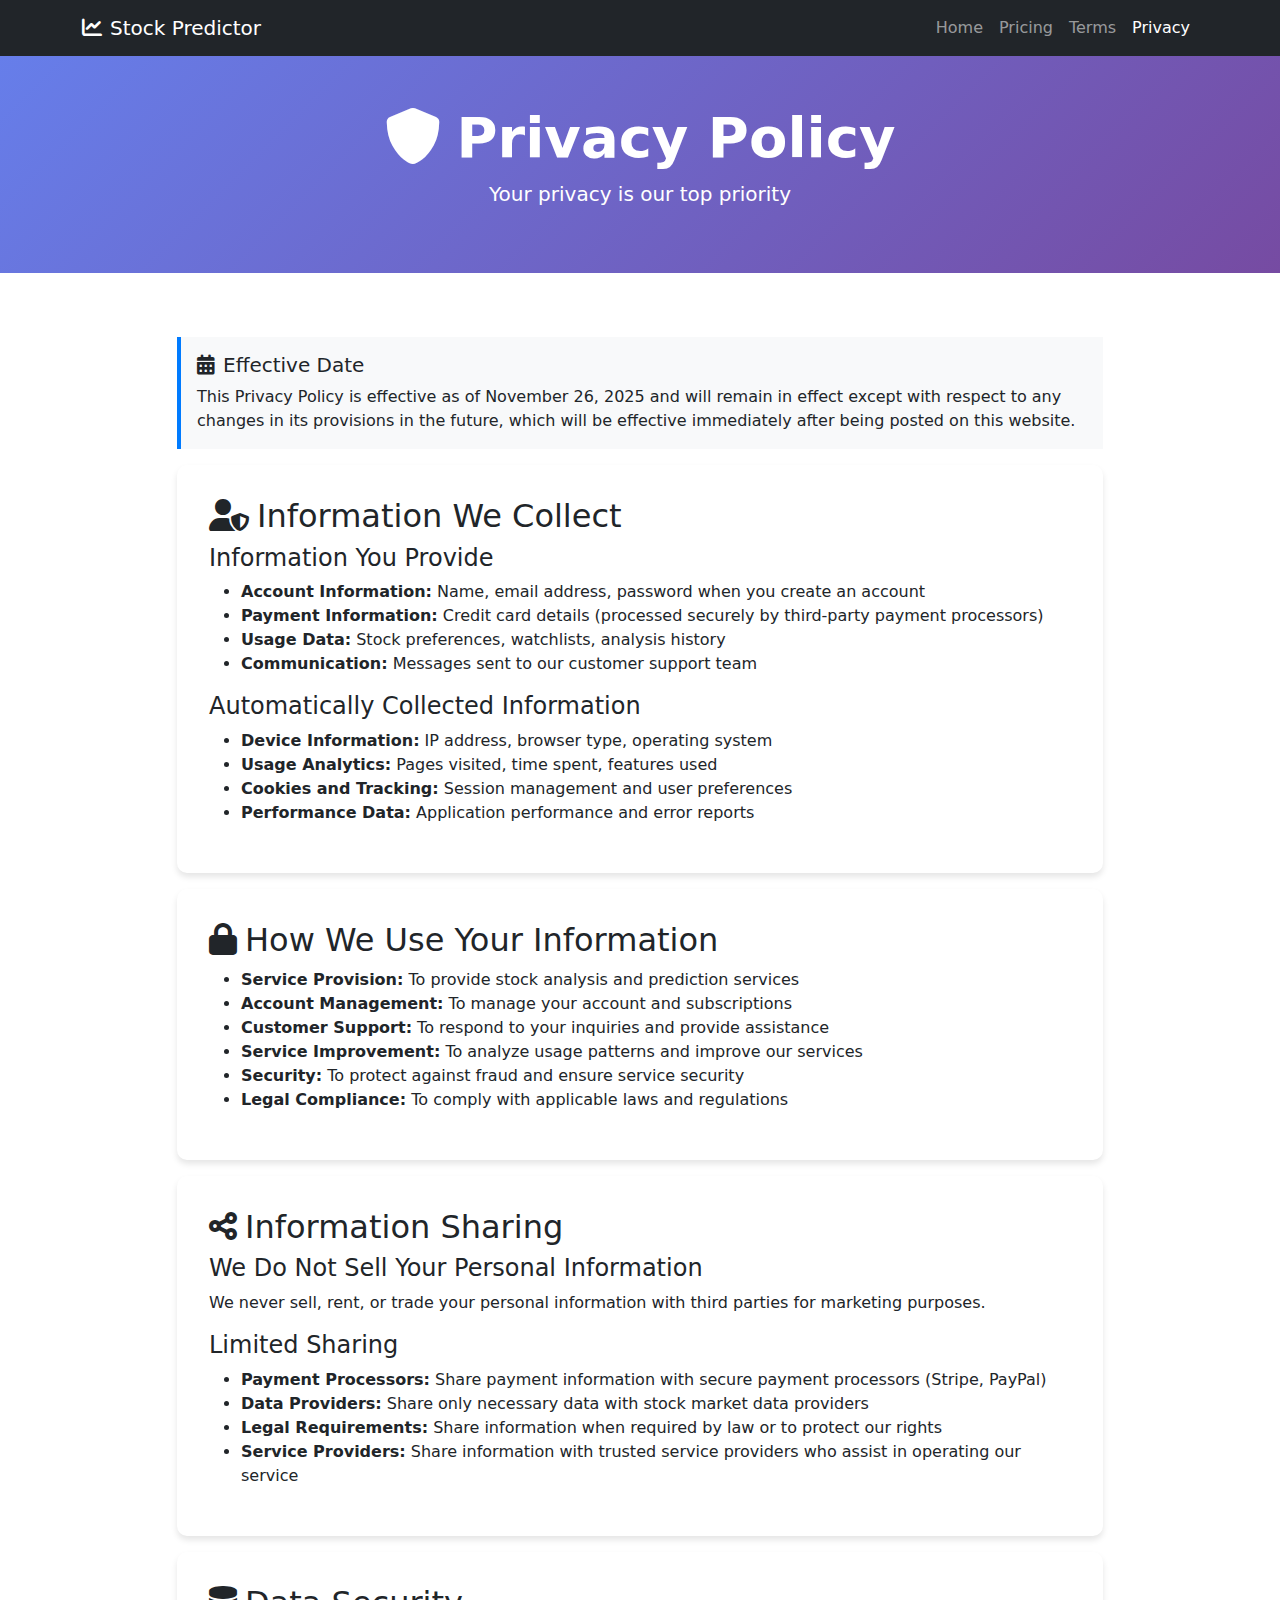
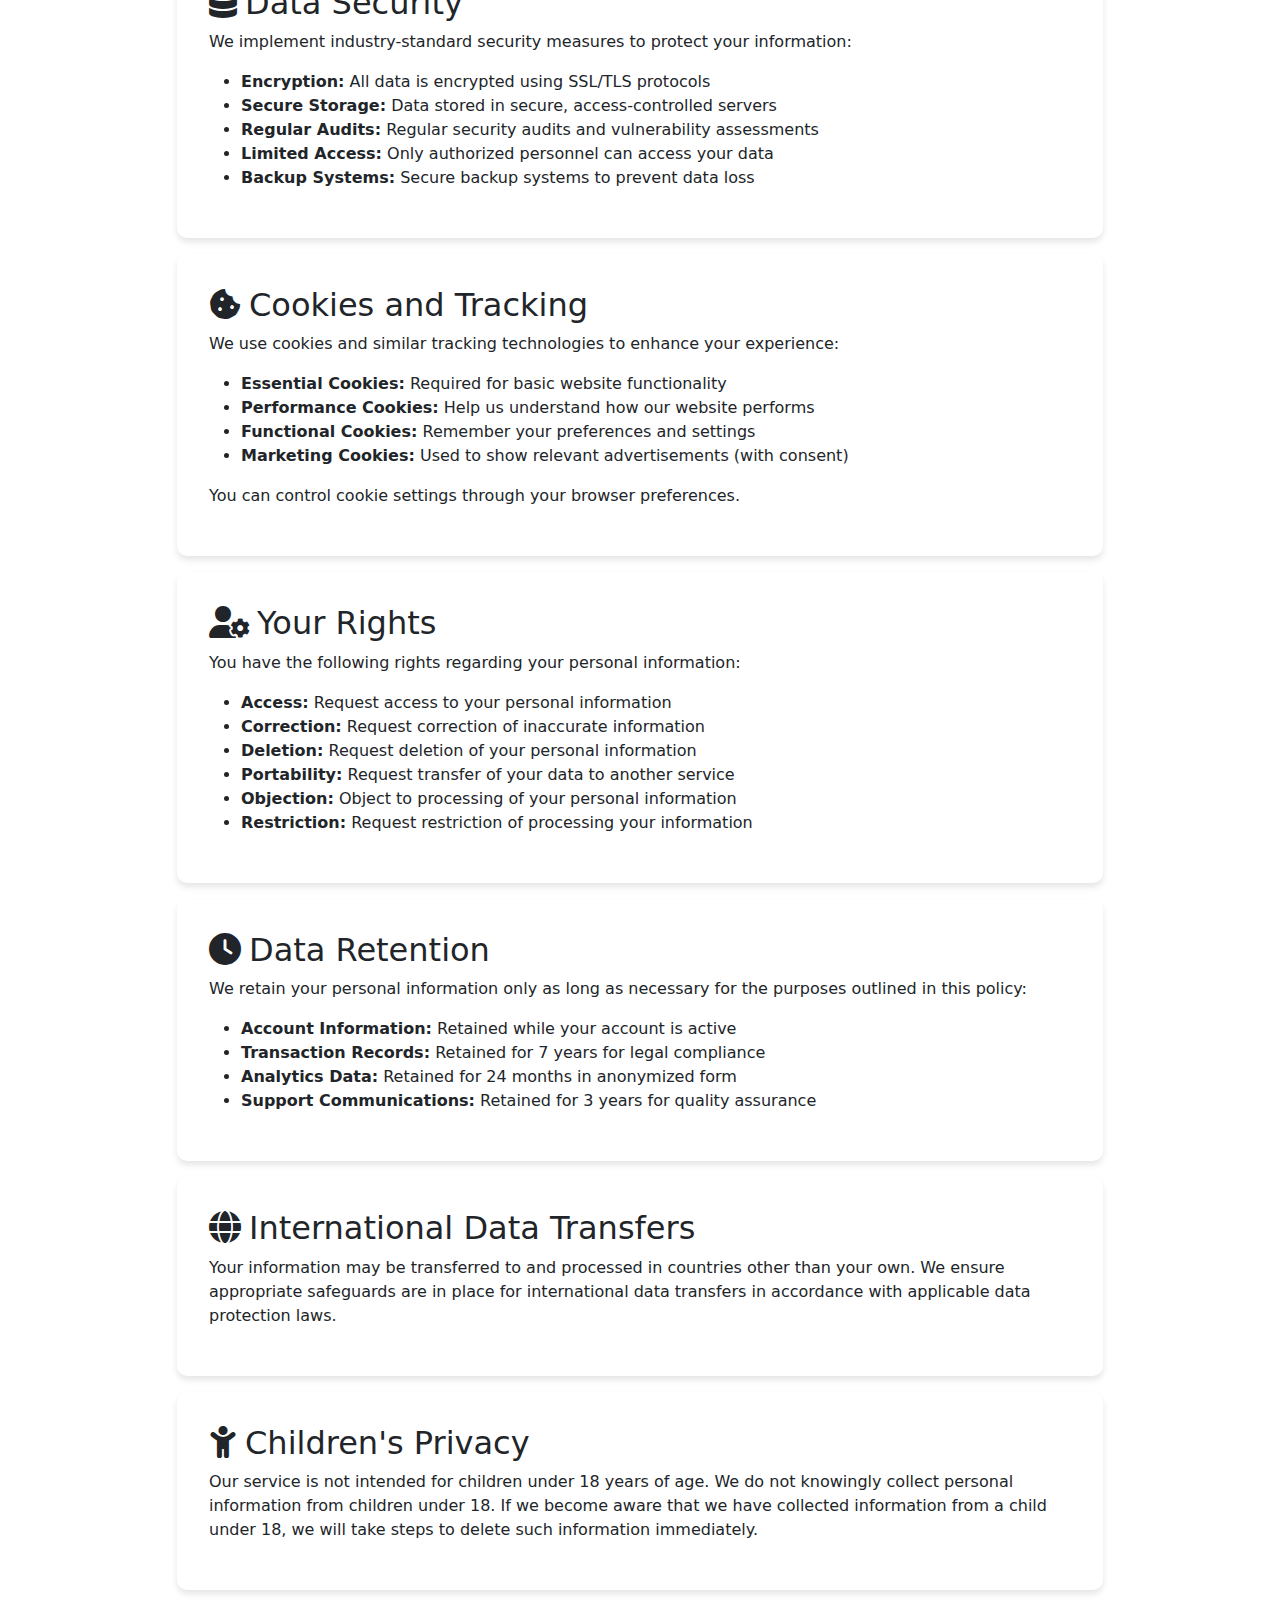
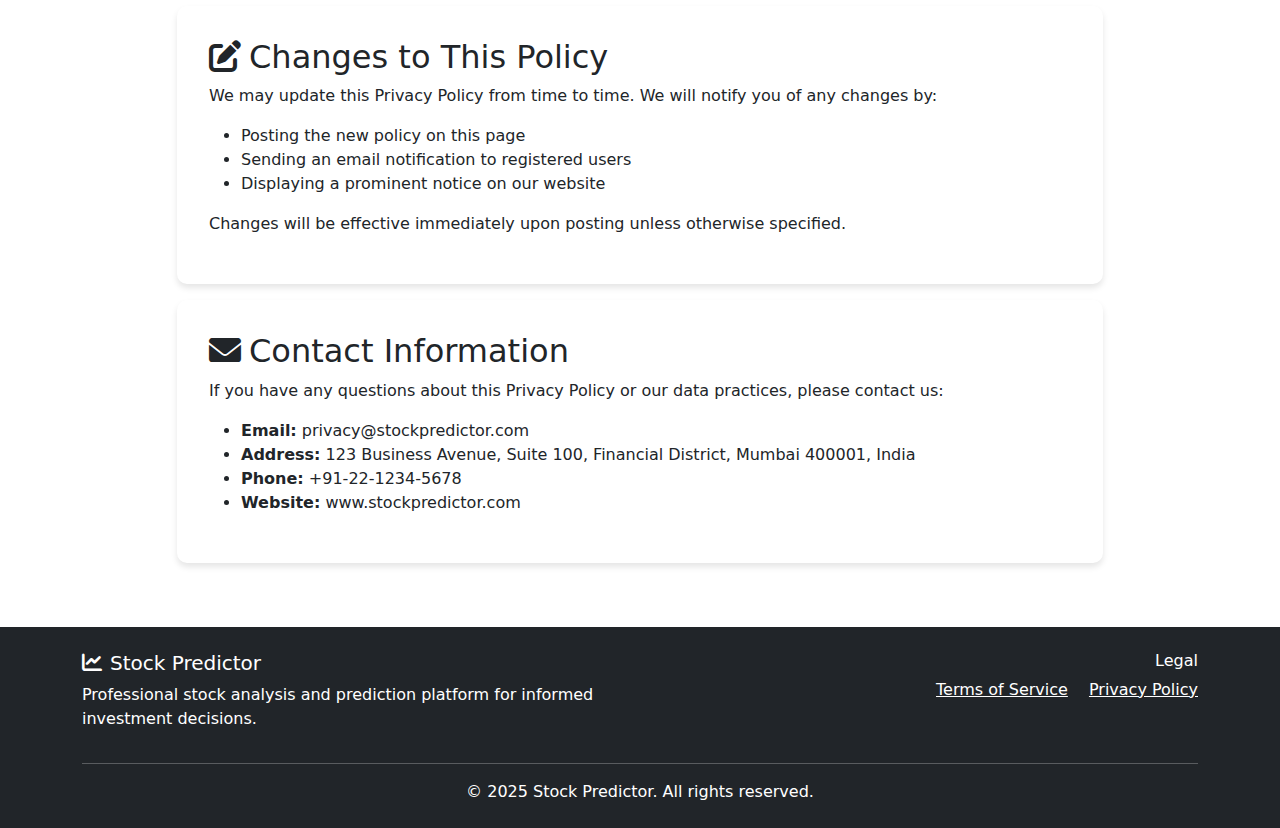
<file: templates/privacy.html>
<!DOCTYPE html>
<html lang="en">
<head>
    <meta charset="UTF-8">
    <meta name="viewport" content="width=device-width, initial-scale=1.0">
    <title>Privacy Policy - Stock Predictor</title>
    <link href="https://cdn.jsdelivr.net/npm/bootstrap@5.3.2/dist/css/bootstrap.min.css" rel="stylesheet">
    <link rel="stylesheet" href="https://cdnjs.cloudflare.com/ajax/libs/font-awesome/6.0.0/css/all.min.css">
    <style>
        .policy-header {
            background: linear-gradient(135deg, #667eea 0%, #764ba2 100%);
            color: white;
            padding: 3rem 0;
        }
        .policy-section {
            background: white;
            border-radius: 10px;
            box-shadow: 0 4px 6px rgba(0,0,0,0.1);
            padding: 2rem;
            margin: 1rem 0;
        }
        .effective-date {
            background: #f8f9fa;
            border-left: 4px solid #007bff;
            padding: 1rem;
            margin: 1rem 0;
        }
    </style>
</head>
<body>
    <!-- Navigation -->
    <nav class="navbar navbar-expand-lg navbar-dark bg-dark">
        <div class="container">
            <a class="navbar-brand" href="/">
                <i class="fas fa-chart-line me-2"></i>Stock Predictor
            </a>
            <div class="navbar-nav ms-auto">
                <a class="nav-link" href="/">Home</a>
                <a class="nav-link" href="/pricing">Pricing</a>
                <a class="nav-link" href="/terms">Terms</a>
                <a class="nav-link active" href="/privacy">Privacy</a>
            </div>
        </div>
    </nav>

    <!-- Header -->
    <div class="policy-header">
        <div class="container text-center">
            <h1 class="display-4 fw-bold">
                <i class="fas fa-shield-alt me-3"></i>Privacy Policy
            </h1>
            <p class="lead">Your privacy is our top priority</p>
        </div>
    </div>

    <!-- Content -->
    <div class="container my-5">
        <div class="row">
            <div class="col-lg-10 mx-auto">
                
                <div class="effective-date">
                    <h5><i class="fas fa-calendar-alt me-2"></i>Effective Date</h5>
                    <p class="mb-0">This Privacy Policy is effective as of November 26, 2025 and will remain in effect except with respect to any changes in its provisions in the future, which will be effective immediately after being posted on this website.</p>
                </div>

                <div class="policy-section">
                    <h2><i class="fas fa-user-shield me-2"></i>Information We Collect</h2>
                    
                    <h4>Information You Provide</h4>
                    <ul>
                        <li><strong>Account Information:</strong> Name, email address, password when you create an account</li>
                        <li><strong>Payment Information:</strong> Credit card details (processed securely by third-party payment processors)</li>
                        <li><strong>Usage Data:</strong> Stock preferences, watchlists, analysis history</li>
                        <li><strong>Communication:</strong> Messages sent to our customer support team</li>
                    </ul>

                    <h4>Automatically Collected Information</h4>
                    <ul>
                        <li><strong>Device Information:</strong> IP address, browser type, operating system</li>
                        <li><strong>Usage Analytics:</strong> Pages visited, time spent, features used</li>
                        <li><strong>Cookies and Tracking:</strong> Session management and user preferences</li>
                        <li><strong>Performance Data:</strong> Application performance and error reports</li>
                    </ul>
                </div>

                <div class="policy-section">
                    <h2><i class="fas fa-lock me-2"></i>How We Use Your Information</h2>
                    <ul>
                        <li><strong>Service Provision:</strong> To provide stock analysis and prediction services</li>
                        <li><strong>Account Management:</strong> To manage your account and subscriptions</li>
                        <li><strong>Customer Support:</strong> To respond to your inquiries and provide assistance</li>
                        <li><strong>Service Improvement:</strong> To analyze usage patterns and improve our services</li>
                        <li><strong>Security:</strong> To protect against fraud and ensure service security</li>
                        <li><strong>Legal Compliance:</strong> To comply with applicable laws and regulations</li>
                    </ul>
                </div>

                <div class="policy-section">
                    <h2><i class="fas fa-share-alt me-2"></i>Information Sharing</h2>
                    
                    <h4>We Do Not Sell Your Personal Information</h4>
                    <p>We never sell, rent, or trade your personal information with third parties for marketing purposes.</p>

                    <h4>Limited Sharing</h4>
                    <ul>
                        <li><strong>Payment Processors:</strong> Share payment information with secure payment processors (Stripe, PayPal)</li>
                        <li><strong>Data Providers:</strong> Share only necessary data with stock market data providers</li>
                        <li><strong>Legal Requirements:</strong> Share information when required by law or to protect our rights</li>
                        <li><strong>Service Providers:</strong> Share information with trusted service providers who assist in operating our service</li>
                    </ul>
                </div>

                <div class="policy-section">
                    <h2><i class="fas fa-database me-2"></i>Data Security</h2>
                    <p>We implement industry-standard security measures to protect your information:</p>
                    <ul>
                        <li><strong>Encryption:</strong> All data is encrypted using SSL/TLS protocols</li>
                        <li><strong>Secure Storage:</strong> Data stored in secure, access-controlled servers</li>
                        <li><strong>Regular Audits:</strong> Regular security audits and vulnerability assessments</li>
                        <li><strong>Limited Access:</strong> Only authorized personnel can access your data</li>
                        <li><strong>Backup Systems:</strong> Secure backup systems to prevent data loss</li>
                    </ul>
                </div>

                <div class="policy-section">
                    <h2><i class="fas fa-cookie-bite me-2"></i>Cookies and Tracking</h2>
                    <p>We use cookies and similar tracking technologies to enhance your experience:</p>
                    <ul>
                        <li><strong>Essential Cookies:</strong> Required for basic website functionality</li>
                        <li><strong>Performance Cookies:</strong> Help us understand how our website performs</li>
                        <li><strong>Functional Cookies:</strong> Remember your preferences and settings</li>
                        <li><strong>Marketing Cookies:</strong> Used to show relevant advertisements (with consent)</li>
                    </ul>
                    <p>You can control cookie settings through your browser preferences.</p>
                </div>

                <div class="policy-section">
                    <h2><i class="fas fa-user-cog me-2"></i>Your Rights</h2>
                    <p>You have the following rights regarding your personal information:</p>
                    <ul>
                        <li><strong>Access:</strong> Request access to your personal information</li>
                        <li><strong>Correction:</strong> Request correction of inaccurate information</li>
                        <li><strong>Deletion:</strong> Request deletion of your personal information</li>
                        <li><strong>Portability:</strong> Request transfer of your data to another service</li>
                        <li><strong>Objection:</strong> Object to processing of your personal information</li>
                        <li><strong>Restriction:</strong> Request restriction of processing your information</li>
                    </ul>
                </div>

                <div class="policy-section">
                    <h2><i class="fas fa-clock me-2"></i>Data Retention</h2>
                    <p>We retain your personal information only as long as necessary for the purposes outlined in this policy:</p>
                    <ul>
                        <li><strong>Account Information:</strong> Retained while your account is active</li>
                        <li><strong>Transaction Records:</strong> Retained for 7 years for legal compliance</li>
                        <li><strong>Analytics Data:</strong> Retained for 24 months in anonymized form</li>
                        <li><strong>Support Communications:</strong> Retained for 3 years for quality assurance</li>
                    </ul>
                </div>

                <div class="policy-section">
                    <h2><i class="fas fa-globe me-2"></i>International Data Transfers</h2>
                    <p>Your information may be transferred to and processed in countries other than your own. We ensure appropriate safeguards are in place for international data transfers in accordance with applicable data protection laws.</p>
                </div>

                <div class="policy-section">
                    <h2><i class="fas fa-child me-2"></i>Children's Privacy</h2>
                    <p>Our service is not intended for children under 18 years of age. We do not knowingly collect personal information from children under 18. If we become aware that we have collected information from a child under 18, we will take steps to delete such information immediately.</p>
                </div>

                <div class="policy-section">
                    <h2><i class="fas fa-edit me-2"></i>Changes to This Policy</h2>
                    <p>We may update this Privacy Policy from time to time. We will notify you of any changes by:</p>
                    <ul>
                        <li>Posting the new policy on this page</li>
                        <li>Sending an email notification to registered users</li>
                        <li>Displaying a prominent notice on our website</li>
                    </ul>
                    <p>Changes will be effective immediately upon posting unless otherwise specified.</p>
                </div>

                <div class="policy-section">
                    <h2><i class="fas fa-envelope me-2"></i>Contact Information</h2>
                    <p>If you have any questions about this Privacy Policy or our data practices, please contact us:</p>
                    <ul>
                        <li><strong>Email:</strong> privacy@stockpredictor.com</li>
                        <li><strong>Address:</strong> 123 Business Avenue, Suite 100, Financial District, Mumbai 400001, India</li>
                        <li><strong>Phone:</strong> +91-22-1234-5678</li>
                        <li><strong>Website:</strong> www.stockpredictor.com</li>
                    </ul>
                </div>

            </div>
        </div>
    </div>

    <!-- Footer -->
    <footer class="bg-dark text-white py-4 mt-5">
        <div class="container">
            <div class="row">
                <div class="col-md-6">
                    <h5><i class="fas fa-chart-line me-2"></i>Stock Predictor</h5>
                    <p>Professional stock analysis and prediction platform for informed investment decisions.</p>
                </div>
                <div class="col-md-6 text-md-end">
                    <h6>Legal</h6>
                    <a href="/terms" class="text-white me-3">Terms of Service</a>
                    <a href="/privacy" class="text-white">Privacy Policy</a>
                </div>
            </div>
            <hr class="bg-white">
            <div class="text-center">
                <p class="mb-0">&copy; 2025 Stock Predictor. All rights reserved.</p>
            </div>
        </div>
    </footer>

    <script src="https://cdn.jsdelivr.net/npm/bootstrap@5.3.2/dist/js/bootstrap.bundle.min.js"></script>
</body>
</html>
</file>
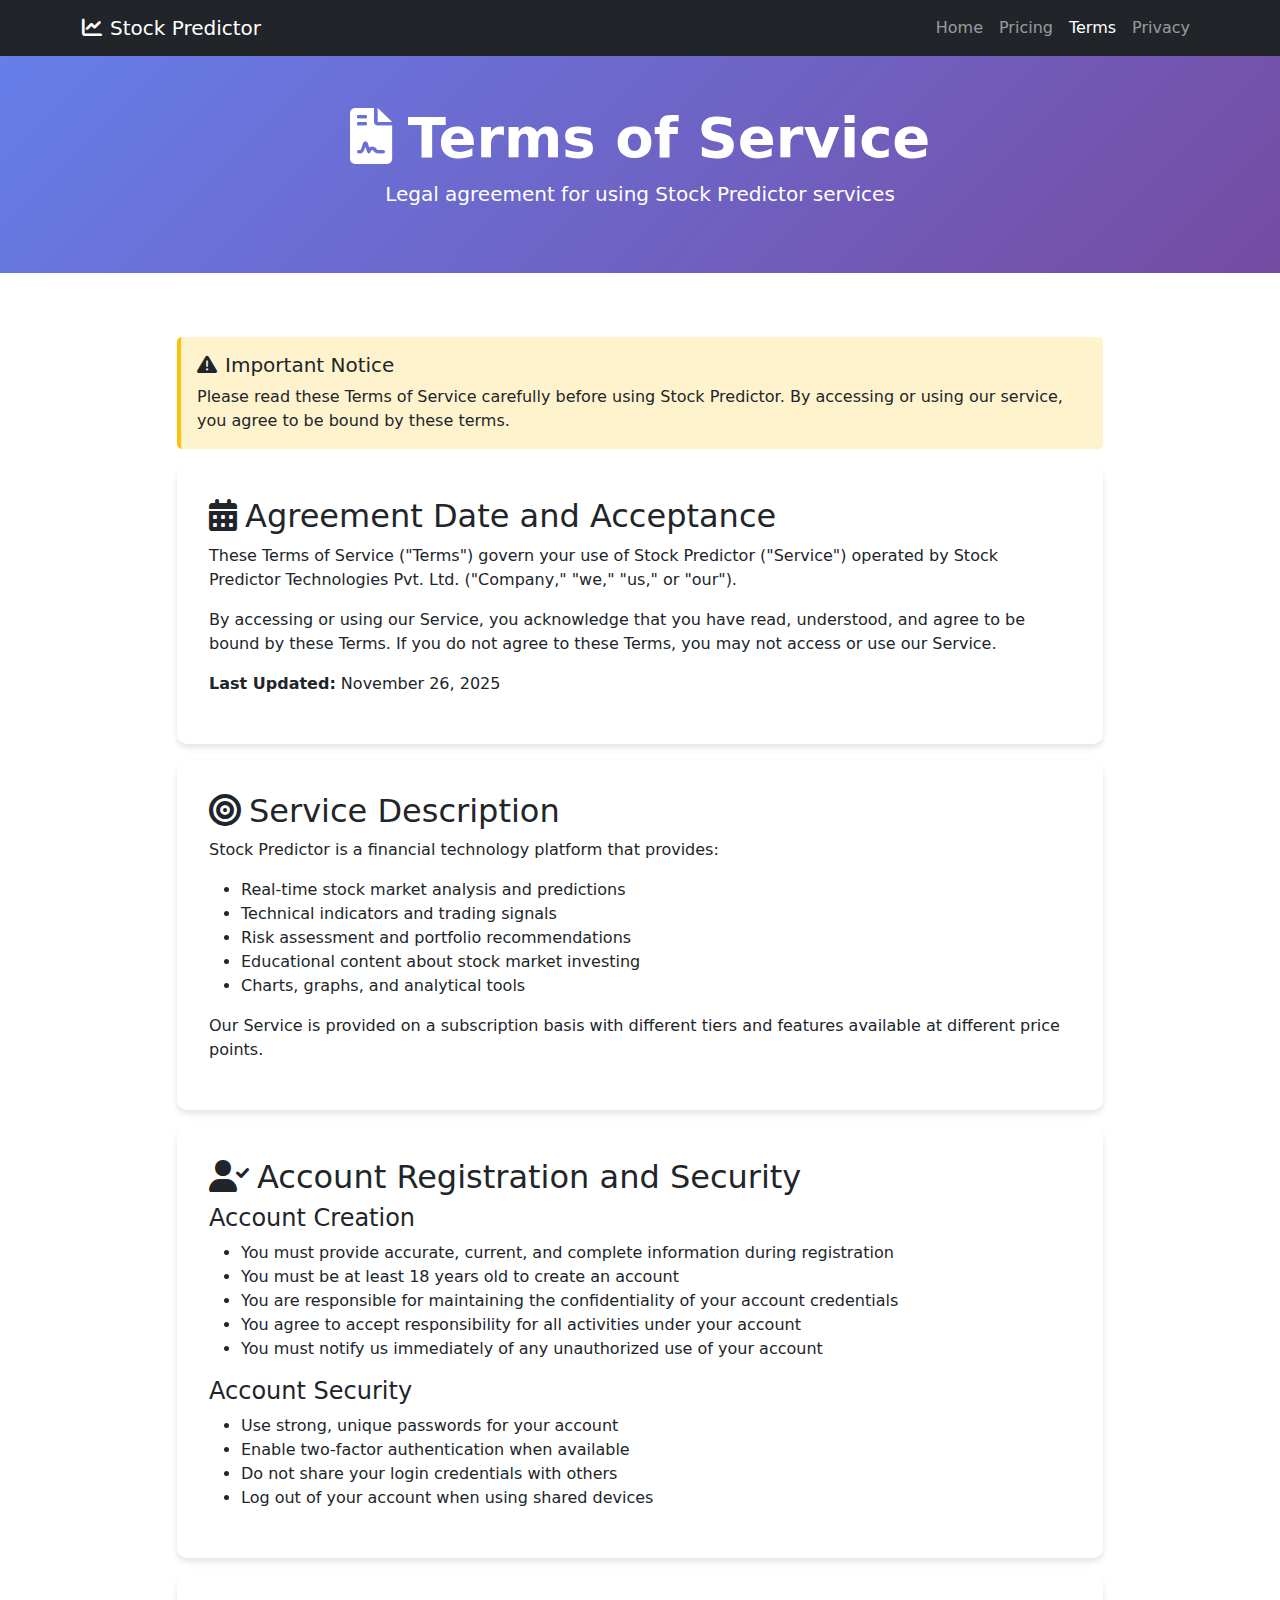
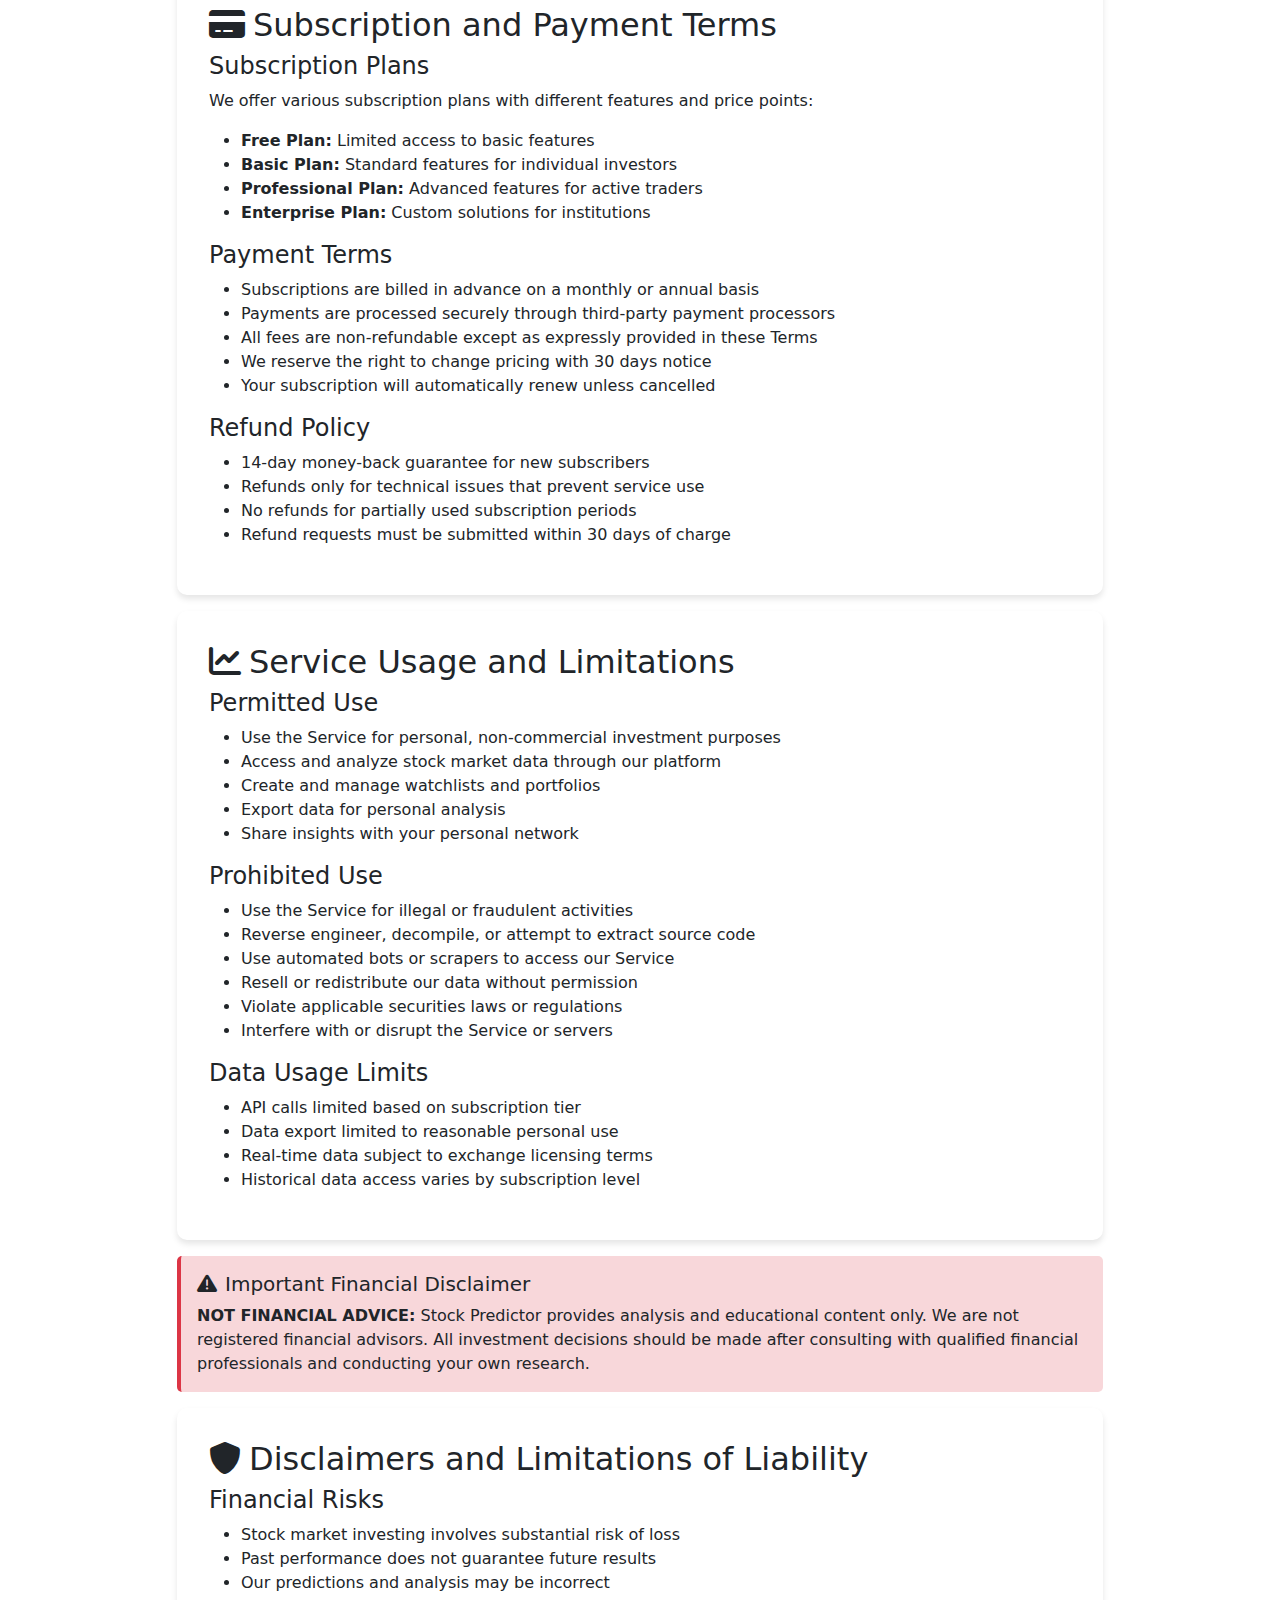
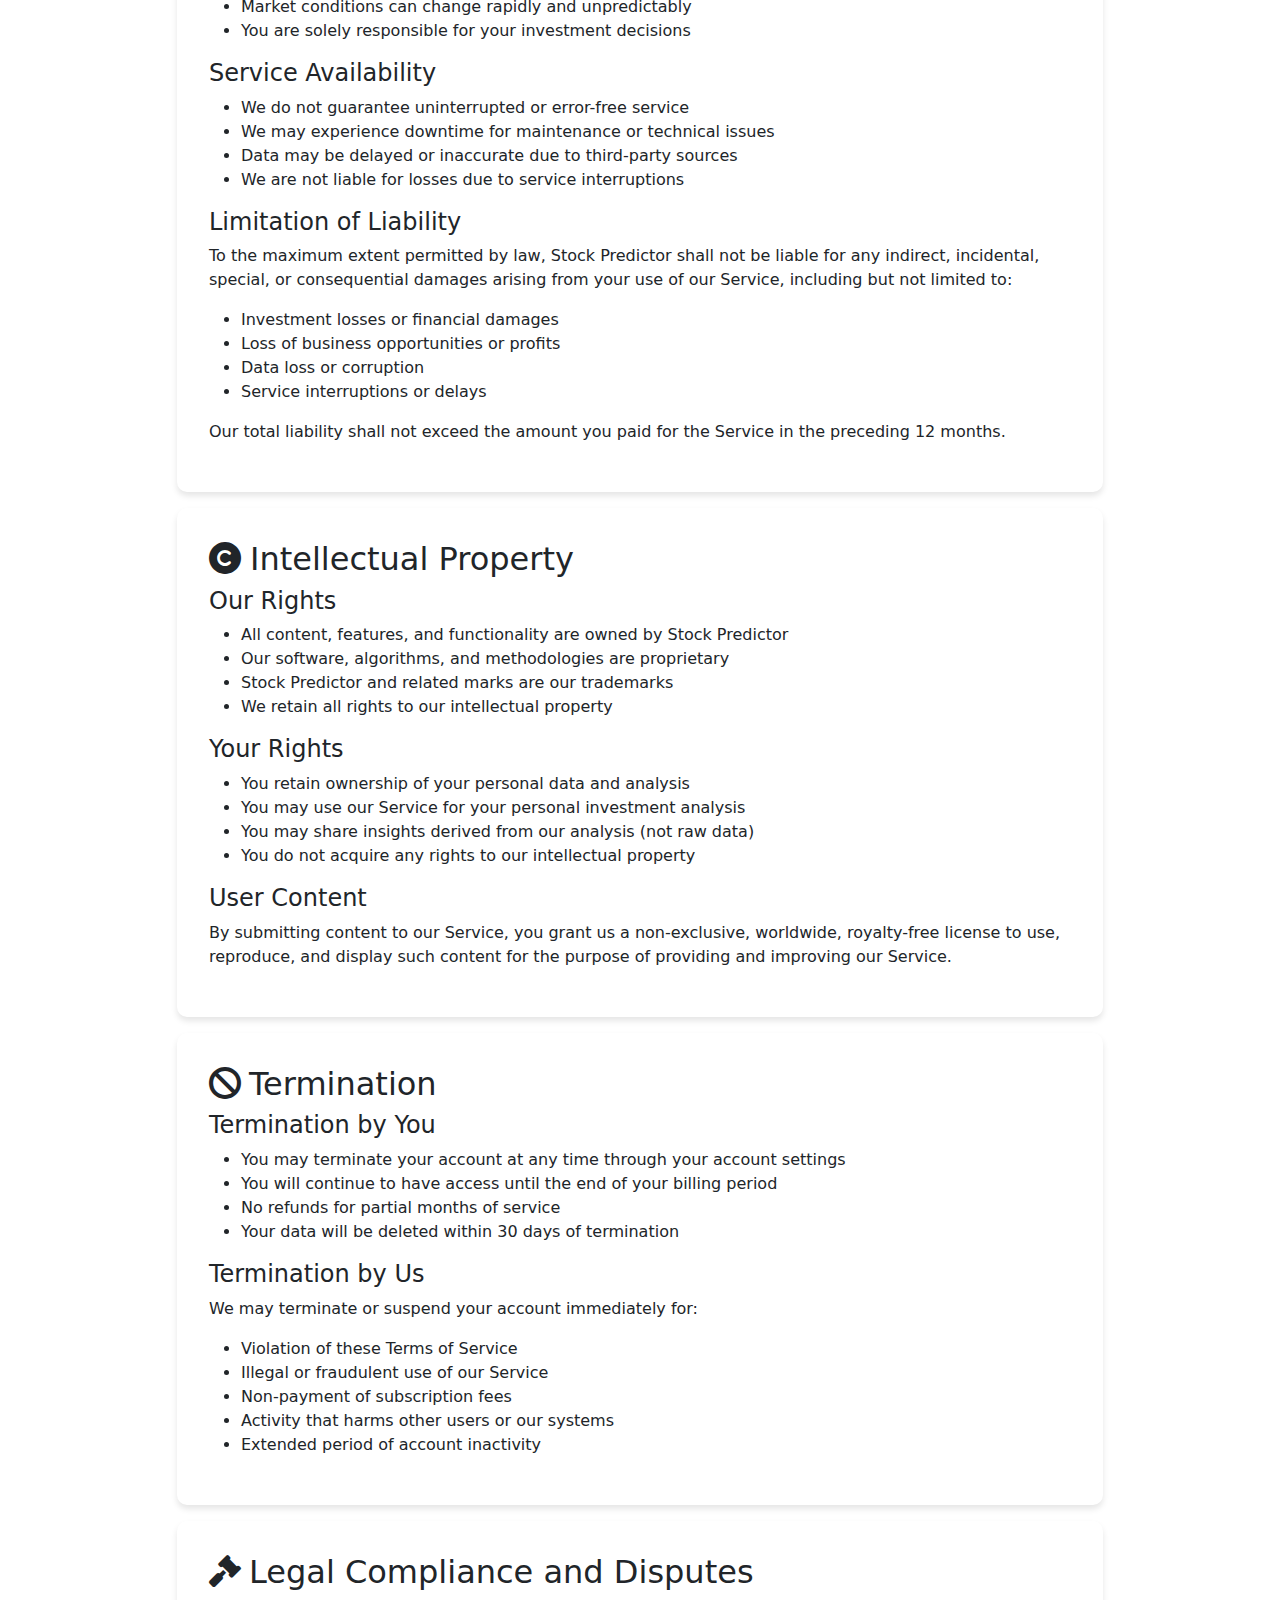
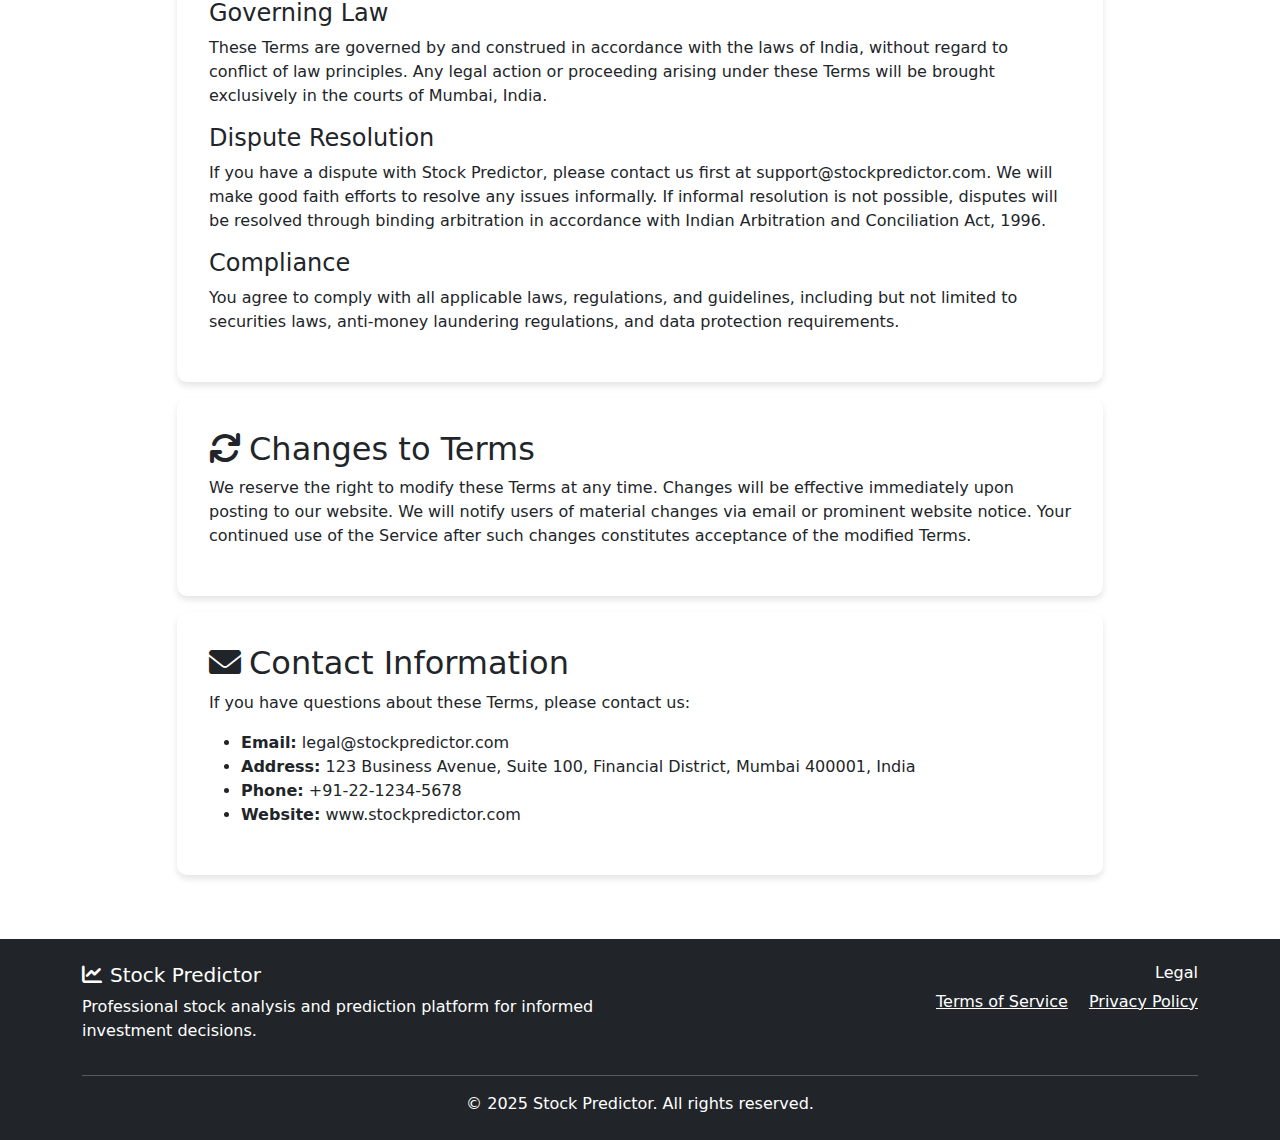
<file: templates/terms.html>
<!DOCTYPE html>
<html lang="en">
<head>
    <meta charset="UTF-8">
    <meta name="viewport" content="width=device-width, initial-scale=1.0">
    <title>Terms of Service - Stock Predictor</title>
    <link href="https://cdn.jsdelivr.net/npm/bootstrap@5.3.2/dist/css/bootstrap.min.css" rel="stylesheet">
    <link rel="stylesheet" href="https://cdnjs.cloudflare.com/ajax/libs/font-awesome/6.0.0/css/all.min.css">
    <style>
        .terms-header {
            background: linear-gradient(135deg, #667eea 0%, #764ba2 100%);
            color: white;
            padding: 3rem 0;
        }
        .terms-section {
            background: white;
            border-radius: 10px;
            box-shadow: 0 4px 6px rgba(0,0,0,0.1);
            padding: 2rem;
            margin: 1rem 0;
        }
        .important-notice {
            background: #fff3cd;
            border-left: 4px solid #ffc107;
            padding: 1rem;
            margin: 1rem 0;
            border-radius: 5px;
        }
        .warning-notice {
            background: #f8d7da;
            border-left: 4px solid #dc3545;
            padding: 1rem;
            margin: 1rem 0;
            border-radius: 5px;
        }
    </style>
</head>
<body>
    <!-- Navigation -->
    <nav class="navbar navbar-expand-lg navbar-dark bg-dark">
        <div class="container">
            <a class="navbar-brand" href="/">
                <i class="fas fa-chart-line me-2"></i>Stock Predictor
            </a>
            <div class="navbar-nav ms-auto">
                <a class="nav-link" href="/">Home</a>
                <a class="nav-link" href="/pricing">Pricing</a>
                <a class="nav-link active" href="/terms">Terms</a>
                <a class="nav-link" href="/privacy">Privacy</a>
            </div>
        </div>
    </nav>

    <!-- Header -->
    <div class="terms-header">
        <div class="container text-center">
            <h1 class="display-4 fw-bold">
                <i class="fas fa-file-contract me-3"></i>Terms of Service
            </h1>
            <p class="lead">Legal agreement for using Stock Predictor services</p>
        </div>
    </div>

    <!-- Content -->
    <div class="container my-5">
        <div class="row">
            <div class="col-lg-10 mx-auto">
                
                <div class="important-notice">
                    <h5><i class="fas fa-exclamation-triangle me-2"></i>Important Notice</h5>
                    <p class="mb-0">Please read these Terms of Service carefully before using Stock Predictor. By accessing or using our service, you agree to be bound by these terms.</p>
                </div>

                <div class="terms-section">
                    <h2><i class="fas fa-calendar-alt me-2"></i>Agreement Date and Acceptance</h2>
                    <p>These Terms of Service ("Terms") govern your use of Stock Predictor ("Service") operated by Stock Predictor Technologies Pvt. Ltd. ("Company," "we," "us," or "our").</p>
                    <p>By accessing or using our Service, you acknowledge that you have read, understood, and agree to be bound by these Terms. If you do not agree to these Terms, you may not access or use our Service.</p>
                    <p><strong>Last Updated:</strong> November 26, 2025</p>
                </div>

                <div class="terms-section">
                    <h2><i class="fas fa-bullseye me-2"></i>Service Description</h2>
                    <p>Stock Predictor is a financial technology platform that provides:</p>
                    <ul>
                        <li>Real-time stock market analysis and predictions</li>
                        <li>Technical indicators and trading signals</li>
                        <li>Risk assessment and portfolio recommendations</li>
                        <li>Educational content about stock market investing</li>
                        <li>Charts, graphs, and analytical tools</li>
                    </ul>
                    <p>Our Service is provided on a subscription basis with different tiers and features available at different price points.</p>
                </div>

                <div class="terms-section">
                    <h2><i class="fas fa-user-check me-2"></i>Account Registration and Security</h2>
                    
                    <h4>Account Creation</h4>
                    <ul>
                        <li>You must provide accurate, current, and complete information during registration</li>
                        <li>You must be at least 18 years old to create an account</li>
                        <li>You are responsible for maintaining the confidentiality of your account credentials</li>
                        <li>You agree to accept responsibility for all activities under your account</li>
                        <li>You must notify us immediately of any unauthorized use of your account</li>
                    </ul>

                    <h4>Account Security</h4>
                    <ul>
                        <li>Use strong, unique passwords for your account</li>
                        <li>Enable two-factor authentication when available</li>
                        <li>Do not share your login credentials with others</li>
                        <li>Log out of your account when using shared devices</li>
                    </ul>
                </div>

                <div class="terms-section">
                    <h2><i class="fas fa-credit-card me-2"></i>Subscription and Payment Terms</h2>
                    
                    <h4>Subscription Plans</h4>
                    <p>We offer various subscription plans with different features and price points:</p>
                    <ul>
                        <li><strong>Free Plan:</strong> Limited access to basic features</li>
                        <li><strong>Basic Plan:</strong> Standard features for individual investors</li>
                        <li><strong>Professional Plan:</strong> Advanced features for active traders</li>
                        <li><strong>Enterprise Plan:</strong> Custom solutions for institutions</li>
                    </ul>

                    <h4>Payment Terms</h4>
                    <ul>
                        <li>Subscriptions are billed in advance on a monthly or annual basis</li>
                        <li>Payments are processed securely through third-party payment processors</li>
                        <li>All fees are non-refundable except as expressly provided in these Terms</li>
                        <li>We reserve the right to change pricing with 30 days notice</li>
                        <li>Your subscription will automatically renew unless cancelled</li>
                    </ul>

                    <h4>Refund Policy</h4>
                    <ul>
                        <li>14-day money-back guarantee for new subscribers</li>
                        <li>Refunds only for technical issues that prevent service use</li>
                        <li>No refunds for partially used subscription periods</li>
                        <li>Refund requests must be submitted within 30 days of charge</li>
                    </ul>
                </div>

                <div class="terms-section">
                    <h2><i class="fas fa-chart-line me-2"></i>Service Usage and Limitations</h2>
                    
                    <h4>Permitted Use</h4>
                    <ul>
                        <li>Use the Service for personal, non-commercial investment purposes</li>
                        <li>Access and analyze stock market data through our platform</li>
                        <li>Create and manage watchlists and portfolios</li>
                        <li>Export data for personal analysis</li>
                        <li>Share insights with your personal network</li>
                    </ul>

                    <h4>Prohibited Use</h4>
                    <ul>
                        <li>Use the Service for illegal or fraudulent activities</li>
                        <li>Reverse engineer, decompile, or attempt to extract source code</li>
                        <li>Use automated bots or scrapers to access our Service</li>
                        <li>Resell or redistribute our data without permission</li>
                        <li>Violate applicable securities laws or regulations</li>
                        <li>Interfere with or disrupt the Service or servers</li>
                    </ul>

                    <h4>Data Usage Limits</h4>
                    <ul>
                        <li>API calls limited based on subscription tier</li>
                        <li>Data export limited to reasonable personal use</li>
                        <li>Real-time data subject to exchange licensing terms</li>
                        <li>Historical data access varies by subscription level</li>
                    </ul>
                </div>

                <div class="warning-notice">
                    <h5><i class="fas fa-exclamation-triangle me-2"></i>Important Financial Disclaimer</h5>
                    <p class="mb-0"><strong>NOT FINANCIAL ADVICE:</strong> Stock Predictor provides analysis and educational content only. We are not registered financial advisors. All investment decisions should be made after consulting with qualified financial professionals and conducting your own research.</p>
                </div>

                <div class="terms-section">
                    <h2><i class="fas fa-shield-alt me-2"></i>Disclaimers and Limitations of Liability</h2>
                    
                    <h4>Financial Risks</h4>
                    <ul>
                        <li>Stock market investing involves substantial risk of loss</li>
                        <li>Past performance does not guarantee future results</li>
                        <li>Our predictions and analysis may be incorrect</li>
                        <li>Market conditions can change rapidly and unpredictably</li>
                        <li>You are solely responsible for your investment decisions</li>
                    </ul>

                    <h4>Service Availability</h4>
                    <ul>
                        <li>We do not guarantee uninterrupted or error-free service</li>
                        <li>We may experience downtime for maintenance or technical issues</li>
                        <li>Data may be delayed or inaccurate due to third-party sources</li>
                        <li>We are not liable for losses due to service interruptions</li>
                    </ul>

                    <h4>Limitation of Liability</h4>
                    <p>To the maximum extent permitted by law, Stock Predictor shall not be liable for any indirect, incidental, special, or consequential damages arising from your use of our Service, including but not limited to:</p>
                    <ul>
                        <li>Investment losses or financial damages</li>
                        <li>Loss of business opportunities or profits</li>
                        <li>Data loss or corruption</li>
                        <li>Service interruptions or delays</li>
                    </ul>
                    <p>Our total liability shall not exceed the amount you paid for the Service in the preceding 12 months.</p>
                </div>

                <div class="terms-section">
                    <h2><i class="fas fa-copyright me-2"></i>Intellectual Property</h2>
                    
                    <h4>Our Rights</h4>
                    <ul>
                        <li>All content, features, and functionality are owned by Stock Predictor</li>
                        <li>Our software, algorithms, and methodologies are proprietary</li>
                        <li>Stock Predictor and related marks are our trademarks</li>
                        <li>We retain all rights to our intellectual property</li>
                    </ul>

                    <h4>Your Rights</h4>
                    <ul>
                        <li>You retain ownership of your personal data and analysis</li>
                        <li>You may use our Service for your personal investment analysis</li>
                        <li>You may share insights derived from our analysis (not raw data)</li>
                        <li>You do not acquire any rights to our intellectual property</li>
                    </ul>

                    <h4>User Content</h4>
                    <p>By submitting content to our Service, you grant us a non-exclusive, worldwide, royalty-free license to use, reproduce, and display such content for the purpose of providing and improving our Service.</p>
                </div>

                <div class="terms-section">
                    <h2><i class="fas fa-ban me-2"></i>Termination</h2>
                    
                    <h4>Termination by You</h4>
                    <ul>
                        <li>You may terminate your account at any time through your account settings</li>
                        <li>You will continue to have access until the end of your billing period</li>
                        <li>No refunds for partial months of service</li>
                        <li>Your data will be deleted within 30 days of termination</li>
                    </ul>

                    <h4>Termination by Us</h4>
                    <p>We may terminate or suspend your account immediately for:</p>
                    <ul>
                        <li>Violation of these Terms of Service</li>
                        <li>Illegal or fraudulent use of our Service</li>
                        <li>Non-payment of subscription fees</li>
                        <li>Activity that harms other users or our systems</li>
                        <li>Extended period of account inactivity</li>
                    </ul>
                </div>

                <div class="terms-section">
                    <h2><i class="fas fa-gavel me-2"></i>Legal Compliance and Disputes</h2>
                    
                    <h4>Governing Law</h4>
                    <p>These Terms are governed by and construed in accordance with the laws of India, without regard to conflict of law principles. Any legal action or proceeding arising under these Terms will be brought exclusively in the courts of Mumbai, India.</p>

                    <h4>Dispute Resolution</h4>
                    <p>If you have a dispute with Stock Predictor, please contact us first at support@stockpredictor.com. We will make good faith efforts to resolve any issues informally. If informal resolution is not possible, disputes will be resolved through binding arbitration in accordance with Indian Arbitration and Conciliation Act, 1996.</p>

                    <h4>Compliance</h4>
                    <p>You agree to comply with all applicable laws, regulations, and guidelines, including but not limited to securities laws, anti-money laundering regulations, and data protection requirements.</p>
                </div>

                <div class="terms-section">
                    <h2><i class="fas fa-sync me-2"></i>Changes to Terms</h2>
                    <p>We reserve the right to modify these Terms at any time. Changes will be effective immediately upon posting to our website. We will notify users of material changes via email or prominent website notice. Your continued use of the Service after such changes constitutes acceptance of the modified Terms.</p>
                </div>

                <div class="terms-section">
                    <h2><i class="fas fa-envelope me-2"></i>Contact Information</h2>
                    <p>If you have questions about these Terms, please contact us:</p>
                    <ul>
                        <li><strong>Email:</strong> legal@stockpredictor.com</li>
                        <li><strong>Address:</strong> 123 Business Avenue, Suite 100, Financial District, Mumbai 400001, India</li>
                        <li><strong>Phone:</strong> +91-22-1234-5678</li>
                        <li><strong>Website:</strong> www.stockpredictor.com</li>
                    </ul>
                </div>

            </div>
        </div>
    </div>

    <!-- Footer -->
    <footer class="bg-dark text-white py-4 mt-5">
        <div class="container">
            <div class="row">
                <div class="col-md-6">
                    <h5><i class="fas fa-chart-line me-2"></i>Stock Predictor</h5>
                    <p>Professional stock analysis and prediction platform for informed investment decisions.</p>
                </div>
                <div class="col-md-6 text-md-end">
                    <h6>Legal</h6>
                    <a href="/terms" class="text-white me-3">Terms of Service</a>
                    <a href="/privacy" class="text-white">Privacy Policy</a>
                </div>
            </div>
            <hr class="bg-white">
            <div class="text-center">
                <p class="mb-0">&copy; 2025 Stock Predictor. All rights reserved.</p>
            </div>
        </div>
    </footer>

    <script src="https://cdn.jsdelivr.net/npm/bootstrap@5.3.2/dist/js/bootstrap.bundle.min.js"></script>
</body>
</html>
</file>
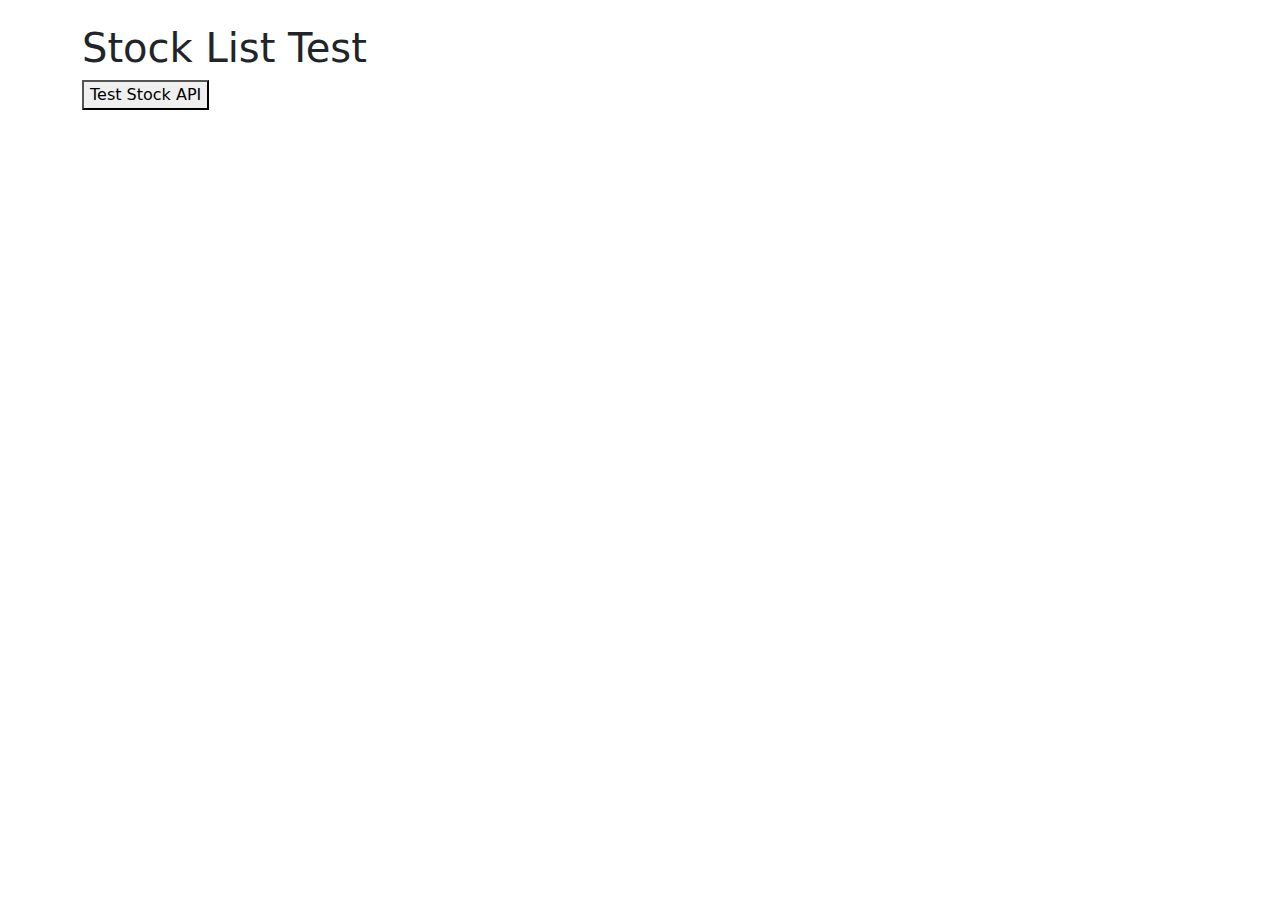
<file: templates/test.html>
<!DOCTYPE html>
<html>
<head>
    <title>Stock List Test</title>
    <link href="https://cdn.jsdelivr.net/npm/bootstrap@5.3.2/dist/css/bootstrap.min.css" rel="stylesheet">
</head>
<body>
    <div class="container mt-4">
        <h1>Stock List Test</h1>
        <button onclick="testStockAPI()">Test Stock API</button>
        <div id="results"></div>
    </div>
    
    <script>
        async function testStockAPI() {
            try {
                const response = await fetch('/get_top_20_stocks');
                const data = await response.json();
                console.log('API Response:', data);
                
                const results = document.getElementById('results');
                results.innerHTML = `
                    <div class="alert alert-success">
                        <h3>✅ API Working!</h3>
                        <p>Stocks loaded: ${data.stocks.length}</p>
                        <p>Last updated: ${data.last_updated}</p>
                        <ul>
                            ${data.stocks.slice(0, 5).map(stock => `<li>${stock}</li>`).join('')}
                        </ul>
                    </div>
                `;
            } catch (error) {
                console.error('API Error:', error);
                document.getElementById('results').innerHTML = `
                    <div class="alert alert-danger">
                        <h3>❌ API Error</h3>
                        <p>${error.message}</p>
                    </div>
                `;
            }
        }
    </script>
</body>
</html>
</file>
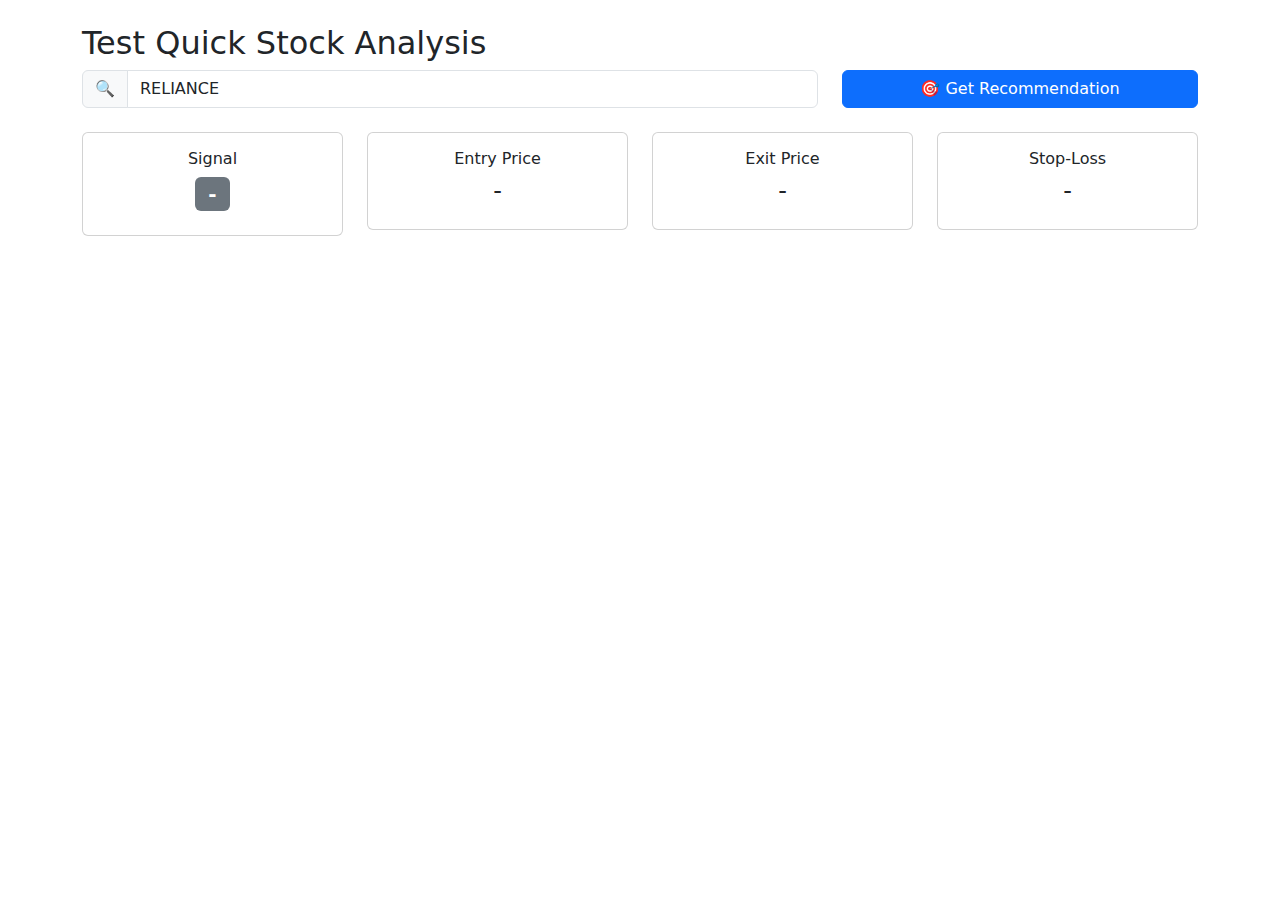
<file: templates/test_quick_analysis.html>
<!DOCTYPE html>
<html lang="en">
<head>
    <meta charset="UTF-8">
    <meta name="viewport" content="width=device-width, initial-scale=1.0">
    <title>Test Quick Stock Analysis</title>
    <link href="https://cdn.jsdelivr.net/npm/bootstrap@5.3.2/dist/css/bootstrap.min.css" rel="stylesheet">
</head>
<body>
    <div class="container mt-4">
        <h2>Test Quick Stock Analysis</h2>
        
        <div class="row mb-4">
            <div class="col-md-8">
                <div class="input-group">
                    <span class="input-group-text">🔍</span>
                    <input type="text" id="tickerInput" class="form-control" placeholder="Enter stock name (e.g., RELIANCE, TCS, INFY)" value="RELIANCE">
                </div>
            </div>
            <div class="col-md-4">
                <button class="btn btn-primary w-100" id="fetchBtn">
                    <span>🎯 Get Recommendation</span>
                </button>
            </div>
        </div>
        
        <div class="row">
            <div class="col-md-3">
                <div class="card">
                    <div class="card-body text-center">
                        <h6>Signal</h6>
                        <h3 id="signal" class="badge bg-secondary fs-5">-</h3>
                    </div>
                </div>
            </div>
            <div class="col-md-3">
                <div class="card">
                    <div class="card-body text-center">
                        <h6>Entry Price</h6>
                        <h4 id="entryPrice">-</h4>
                    </div>
                </div>
            </div>
            <div class="col-md-3">
                <div class="card">
                    <div class="card-body text-center">
                        <h6>Exit Price</h6>
                        <h4 id="exitPrice">-</h4>
                    </div>
                </div>
            </div>
            <div class="col-md-3">
                <div class="card">
                    <div class="card-body text-center">
                        <h6>Stop-Loss</h6>
                        <h4 id="stopLoss">-</h4>
                    </div>
                </div>
            </div>
        </div>
        
        <div class="mt-3">
            <div id="results" class="alert alert-info" style="display: none;">
                Results will appear here...
            </div>
        </div>
    </div>

    <script>
        function fetchStockDataForTicker() {
            console.log('🎯 Get Recommendation button clicked!');
            
            let ticker = document.getElementById('tickerInput').value;
            console.log('📝 Ticker input value:', ticker);
            
            if (ticker && ticker.trim() !== '') {
                // Show loading state
                const fetchBtn = document.getElementById('fetchBtn');
                fetchBtn.innerHTML = '<span class="spinner-border spinner-border-sm"></span> Analyzing...';
                fetchBtn.disabled = true;
                
                // Build URL
                let url = '/get_stock_data/' + encodeURIComponent(ticker) + '/Medium';
                console.log('📡 Fetching URL:', url);
                
                fetch(url)
                    .then(response => {
                        console.log('📡 Response status:', response.status);
                        if (!response.ok) {
                            throw new Error('HTTP ' + response.status + ': ' + response.statusText);
                        }
                        return response.json();
                    })
                    .then(response => {
                        console.log('📊 Response data:', response);
                        updatePredictionDisplay(response);
                        
                        // Reset button
                        fetchBtn.innerHTML = '<span>🎯 Get Recommendation</span>';
                        fetchBtn.disabled = false;
                        
                        document.getElementById('results').innerHTML = `✅ Analysis complete for ${ticker}: ${response.signal}`;
                        document.getElementById('results').style.display = 'block';
                    })
                    .catch(error => {
                        console.error('❌ Error details:', error);
                        document.getElementById('results').innerHTML = `❌ Error: ${error.message}`;
                        document.getElementById('results').style.display = 'block';
                        fetchBtn.innerHTML = '<span>🎯 Get Recommendation</span>';
                        fetchBtn.disabled = false;
                    });
            } else {
                console.log('⚠️ No ticker entered or empty ticker');
                document.getElementById('results').innerHTML = '⚠️ Please enter a stock ticker';
                document.getElementById('results').style.display = 'block';
            }
        }

        function updatePredictionDisplay(response) {
            console.log('📊 Updating prediction display with:', response);
            
            // Update signal
            let signalElement = document.getElementById('signal');
            if (signalElement) {
                signalElement.textContent = response.signal || 'N/A';
                signalElement.className = 'badge fs-5';
                if (response.signal === 'Buy') {
                    signalElement.classList.add('bg-success');
                } else if (response.signal === 'Sell') {
                    signalElement.classList.add('bg-danger');
                } else {
                    signalElement.classList.add('bg-warning');
                }
                console.log('✅ Signal updated:', response.signal);
            }
            
            // Update prices
            document.getElementById('entryPrice').textContent = response.entry_price || 'N/A';
            document.getElementById('exitPrice').textContent = response.exit_price || 'N/A';
            document.getElementById('stopLoss').textContent = response.stop_loss || 'N/A';
        }

        // Setup event listener
        document.addEventListener('DOMContentLoaded', function() {
            console.log('🚀 Test page loaded');
            document.getElementById('fetchBtn').addEventListener('click', fetchStockDataForTicker);
        });
    </script>
</body>
</html>
</file>
